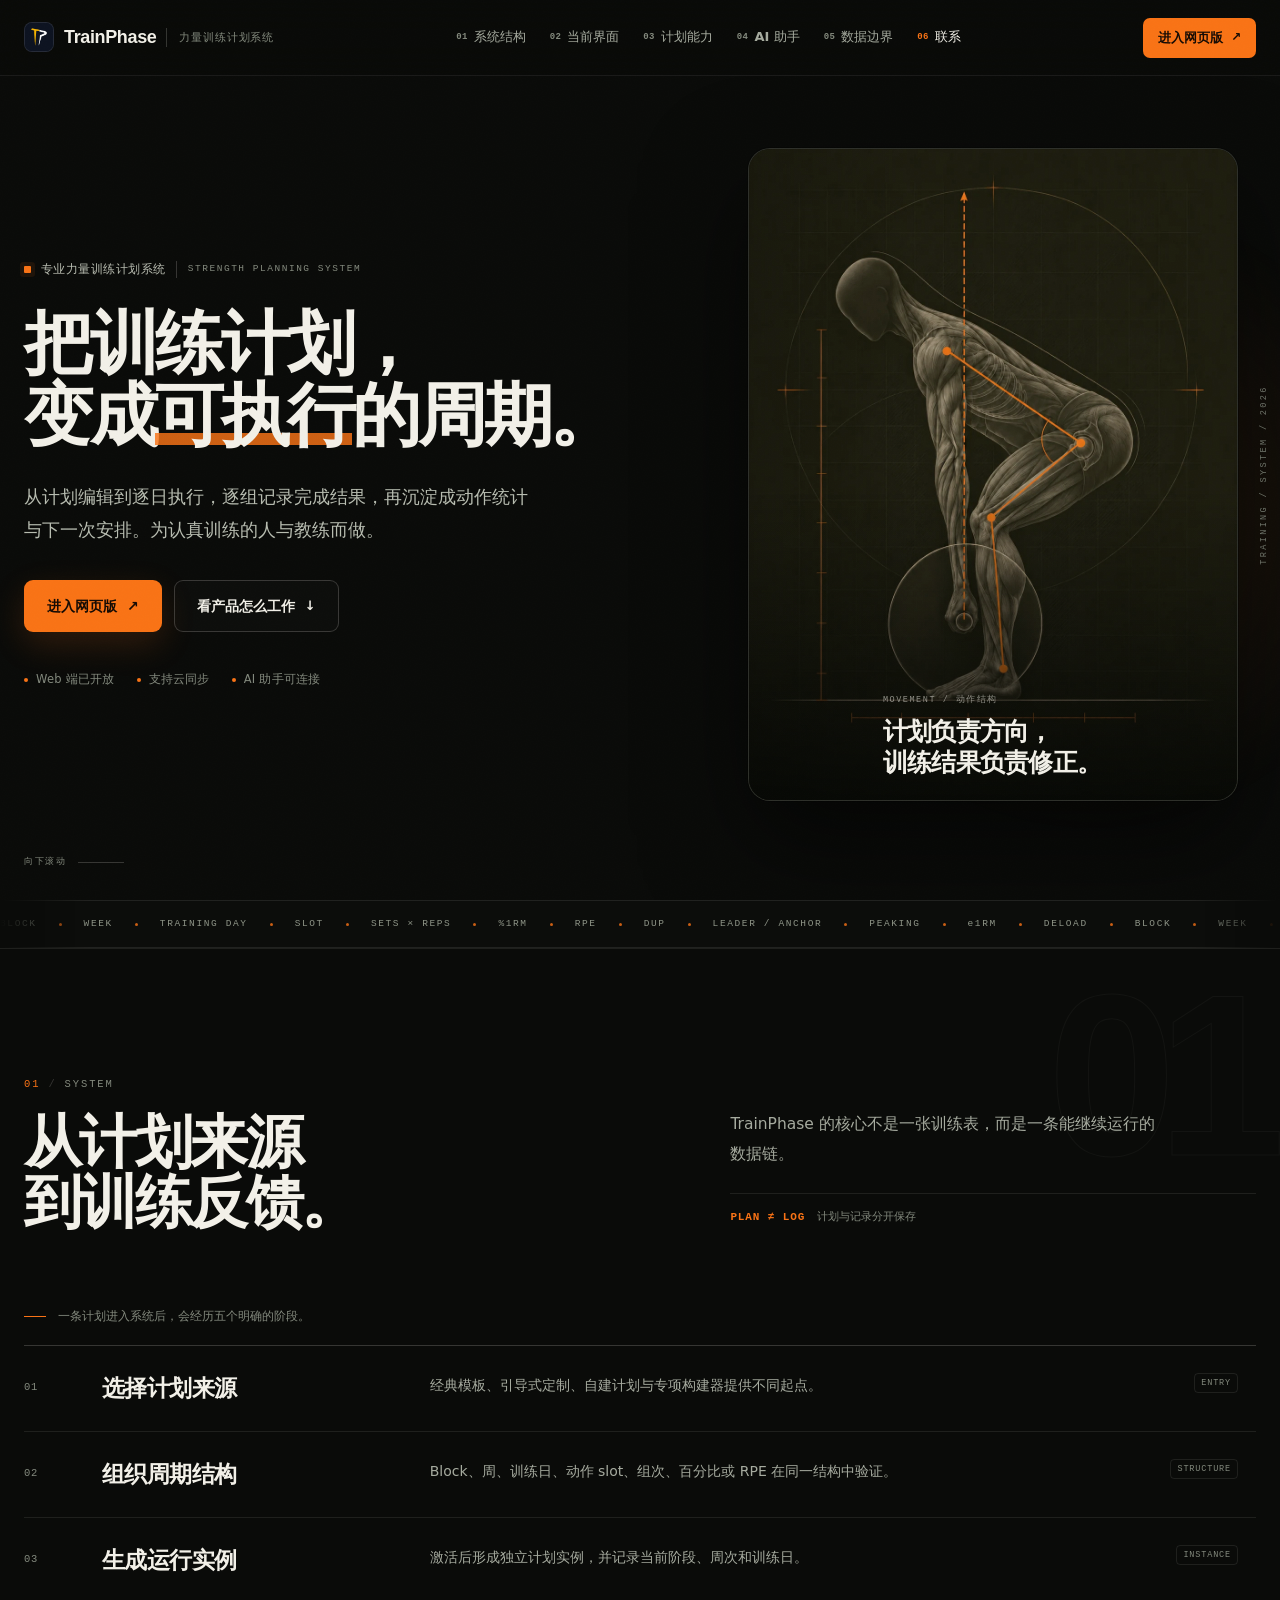
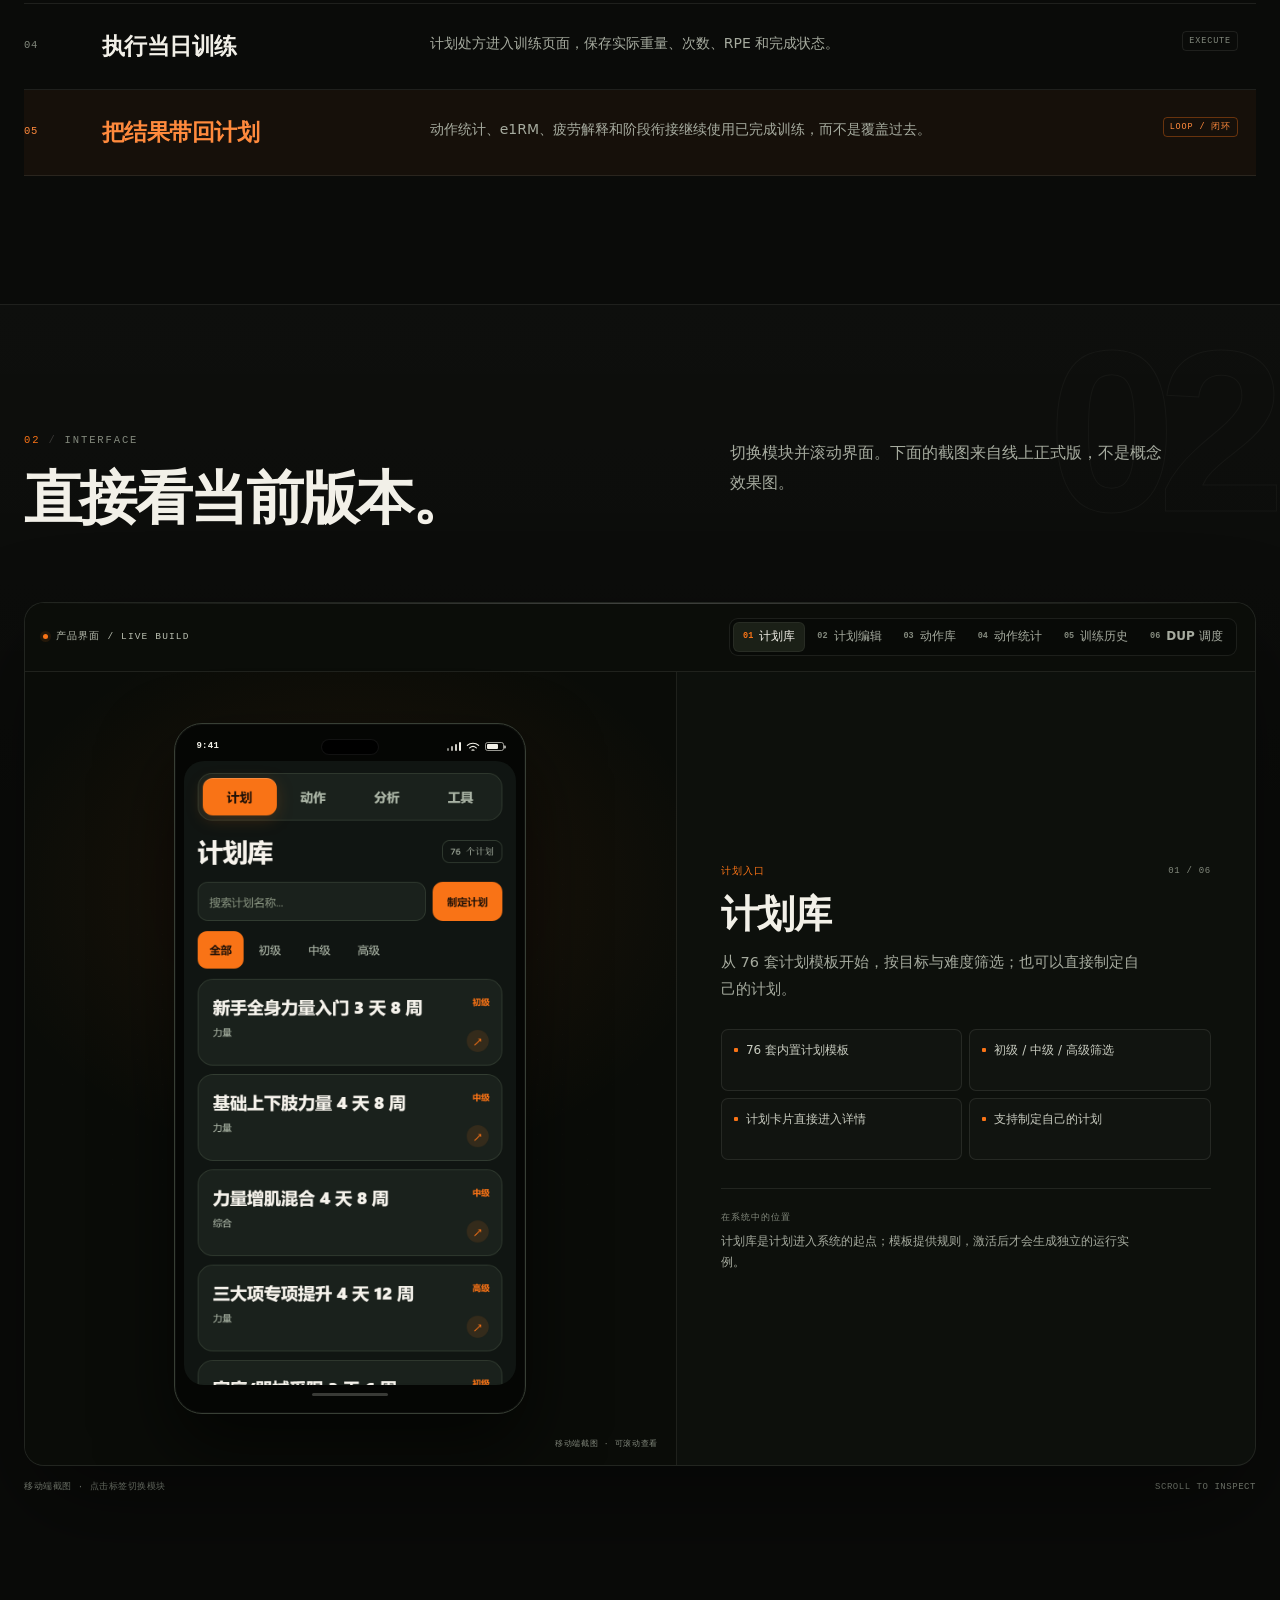
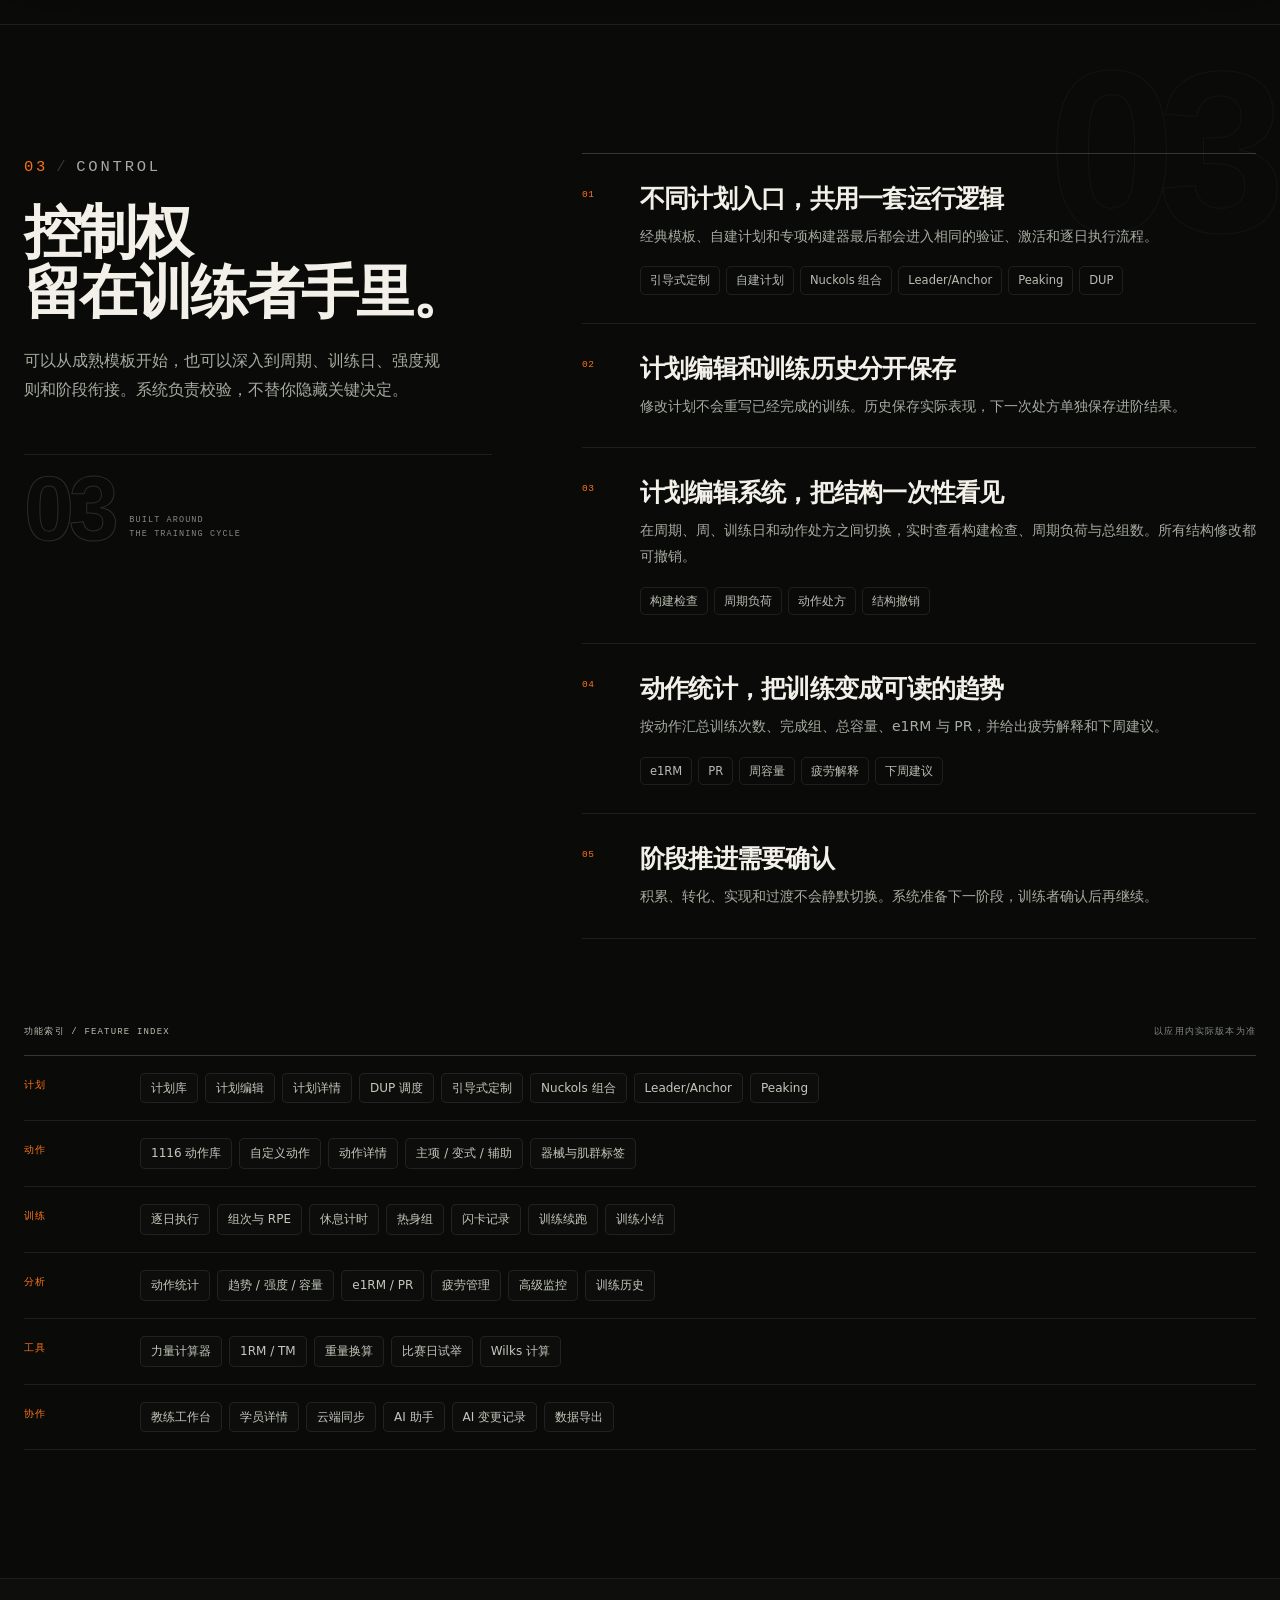
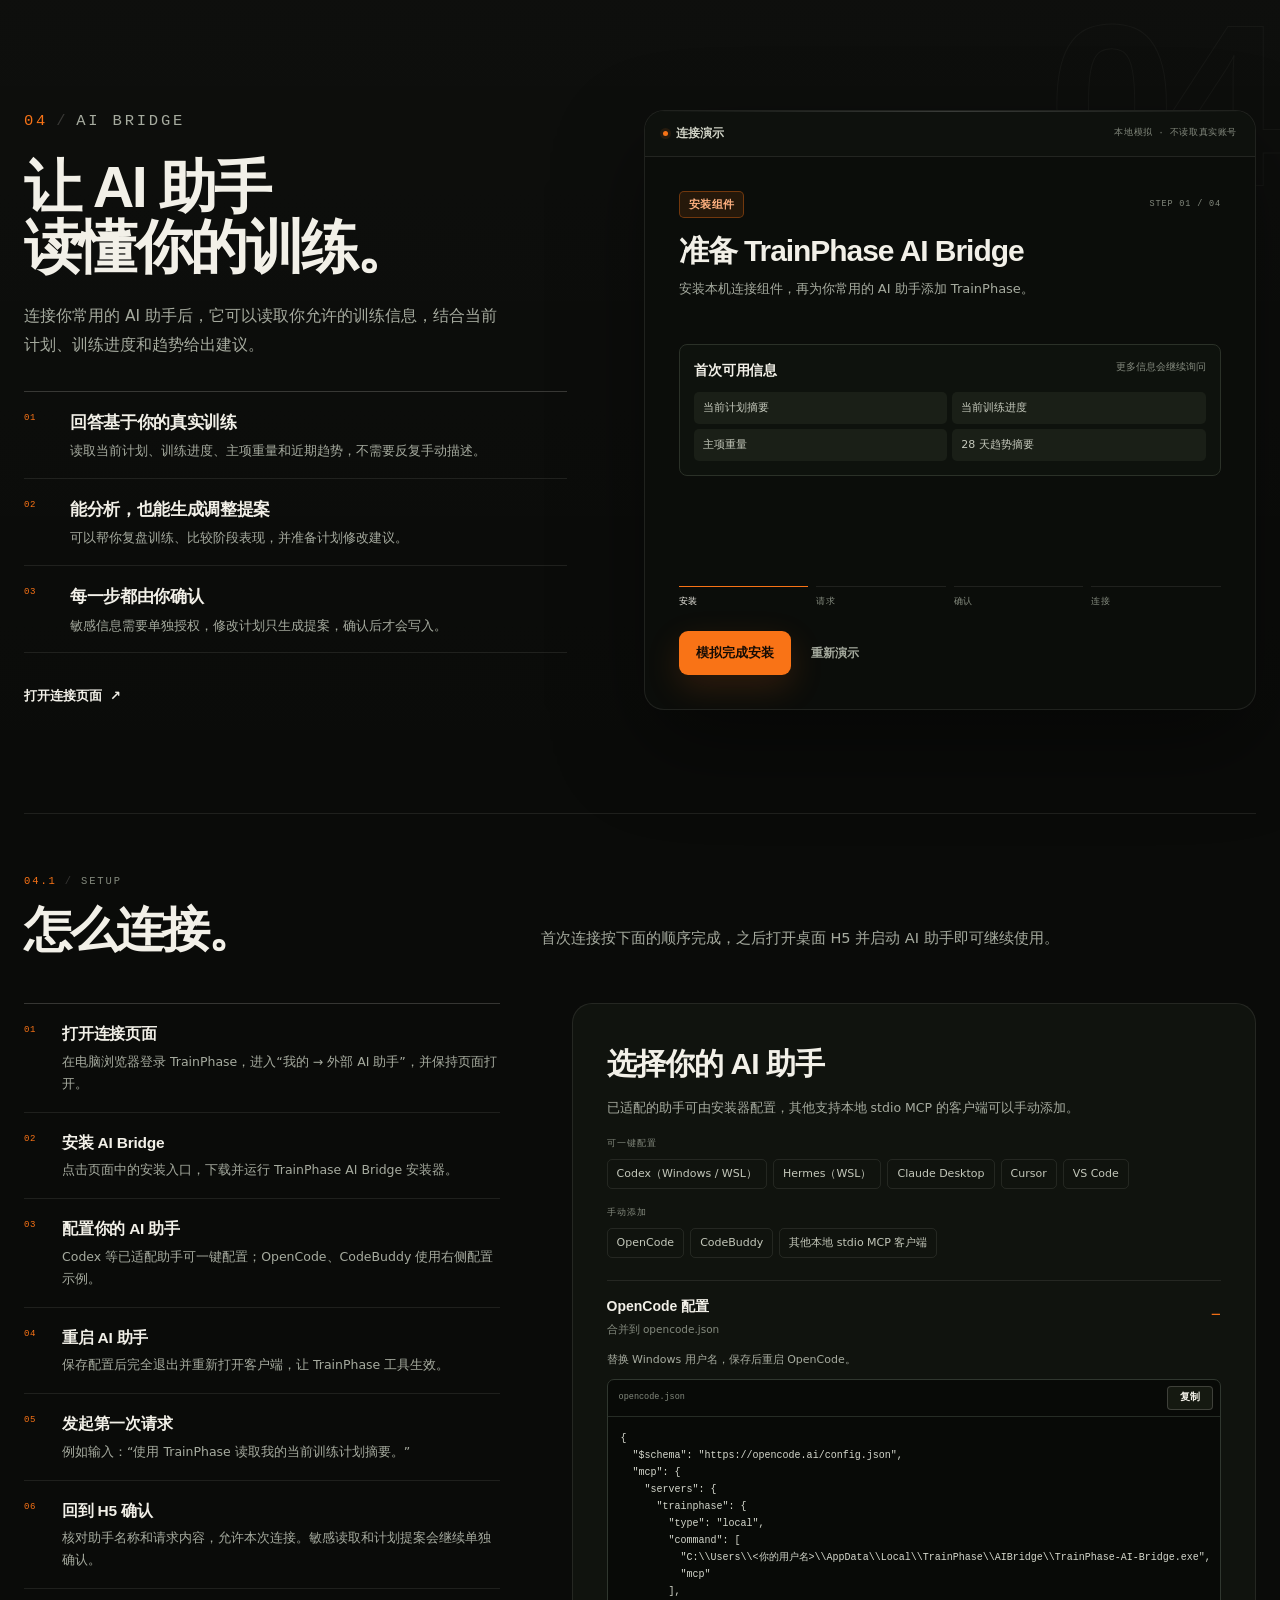
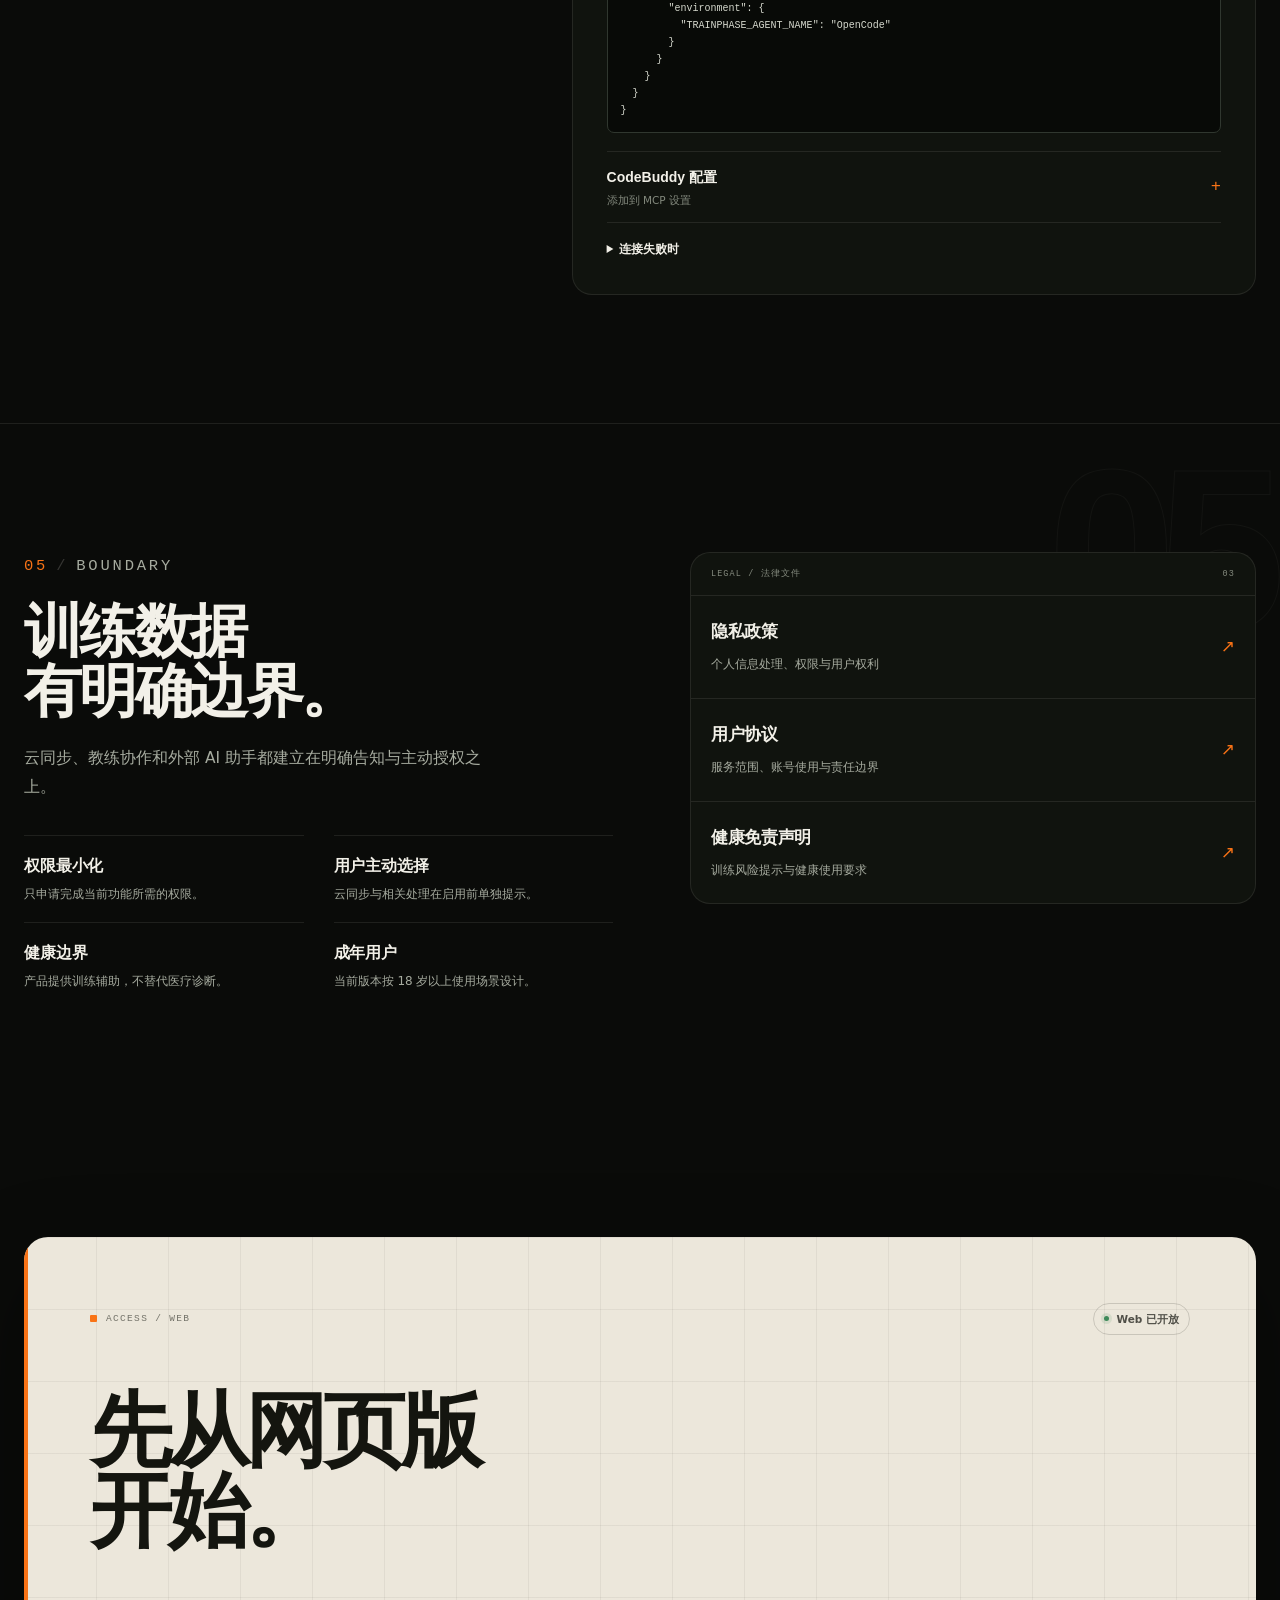
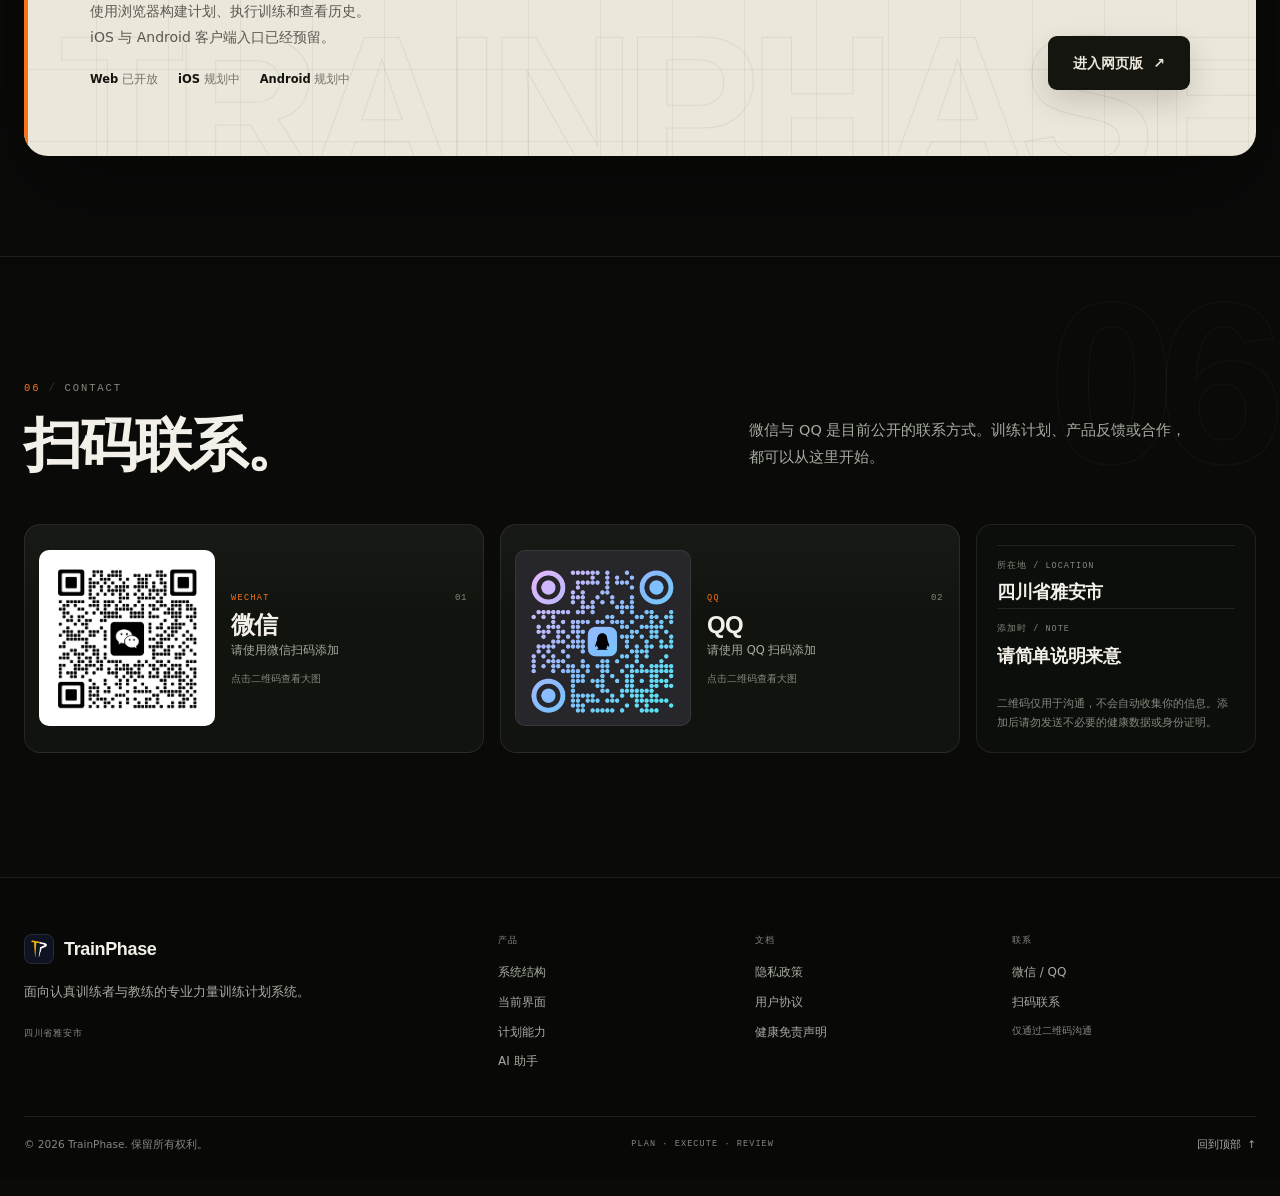
<file: index.html>
<!doctype html>
<html lang="zh-CN">
  <head>
    <meta charset="UTF-8" />
    <meta name="viewport" content="width=device-width, initial-scale=1, viewport-fit=cover" />
    <meta
      name="description"
      content="TrainPhase 是面向认真训练者与教练的专业力量训练计划系统，支持计划编辑、逐日执行、动作历史统计与复盘，以及受控连接外部 AI 助手。"
    />
    <meta name="theme-color" content="#0a0b09" />
    <meta name="color-scheme" content="dark" />
    <meta property="og:type" content="website" />
    <meta property="og:locale" content="zh_CN" />
    <meta property="og:title" content="TrainPhase | 专业力量训练计划系统" />
    <meta property="og:description" content="从计划编辑、逐日执行到动作统计与下一阶段。" />
    <meta property="og:image" content="assets/og-trainphase.jpg" />
    <meta property="og:image:width" content="1200" />
    <meta property="og:image:height" content="630" />
    <meta property="og:url" content="https://trainphase.space/" />
    <title>TrainPhase | 专业力量训练计划系统</title>
    <link rel="icon" type="image/png" href="assets/trainphase-icon.png" />
    <link rel="preload" as="image" href="assets/hero-anatomy.webp" type="image/webp" />
    <link rel="stylesheet" href="assets/site.css" />
    <script>
      document.documentElement.classList.add("js");
      window.setTimeout(() => {
        if (window.__trainphaseSiteReady) return;
        document.querySelectorAll(".reveal").forEach((element) => {
          element.classList.add("is-visible");
        });
      }, 2800);
    </script>
    <script type="application/ld+json">
      {
        "@context": "https://schema.org",
        "@type": "SoftwareApplication",
        "name": "TrainPhase",
        "applicationCategory": "HealthApplication",
        "operatingSystem": "Web Browser, WeChat Mini Program",
        "description": "面向认真训练者与教练的专业力量训练计划系统，覆盖计划编辑、逐日执行、动作历史统计与受控 AI 助手连接。",
        "url": "https://trainphase.space/",
        "offers": {
          "@type": "Offer",
          "price": "0",
          "priceCurrency": "CNY"
        },
        "author": {
          "@type": "Organization",
          "name": "TrainPhase"
        }
      }
    </script>
  </head>

  <body id="top">
    <a class="skip-link" href="#main">跳到主要内容</a>
    <div class="grain" aria-hidden="true"></div>
    <div class="scroll-progress" aria-hidden="true"><span id="scroll-progress-bar"></span></div>

    <header class="site-header" id="site-header">
      <div class="shell header-inner">
        <a class="brand" href="#top" aria-label="TrainPhase 首页">
          <img src="assets/trainphase-icon.png" alt="" width="30" height="30" />
          <span class="brand-name">TrainPhase</span>
          <span class="brand-sub">力量训练计划系统</span>
        </a>

        <nav class="desktop-nav" id="desktop-nav" aria-label="主要导航">
          <a href="#cycle" data-nav="cycle"><span>01</span>系统结构</a>
          <a href="#product" data-nav="product"><span>02</span>当前界面</a>
          <a href="#capabilities" data-nav="capabilities"><span>03</span>计划能力</a>
          <a href="#agent" data-nav="agent"><span>04</span>AI 助手</a>
          <a href="#privacy" data-nav="privacy"><span>05</span>数据边界</a>
          <a href="#contact" data-nav="contact"><span>06</span>联系</a>
        </nav>

        <div class="header-actions">
          <a class="header-cta" href="https://app.trainphase.space/" target="_blank" rel="noopener noreferrer">
            进入网页版<span class="arrow" aria-hidden="true">↗</span>
          </a>
          <button
            class="menu-toggle"
            id="menu-toggle"
            type="button"
            aria-label="打开菜单"
            aria-expanded="false"
            aria-controls="mobile-menu"
          >
            <span></span>
            <span></span>
          </button>
        </div>
      </div>
    </header>

    <div class="mobile-menu" id="mobile-menu" aria-hidden="true" inert>
      <nav class="mobile-nav" aria-label="移动端导航">
        <a href="#cycle"><span>01</span>系统结构</a>
        <a href="#product"><span>02</span>当前界面</a>
        <a href="#capabilities"><span>03</span>计划能力</a>
        <a href="#agent"><span>04</span>AI 助手</a>
        <a href="#privacy"><span>05</span>数据边界</a>
        <a href="#contact"><span>06</span>联系</a>
      </nav>
      <div class="mobile-menu-foot">
        <p>专业力量训练计划系统 · 四川省雅安市</p>
        <a class="button button-primary" href="https://app.trainphase.space/" target="_blank" rel="noopener noreferrer">
          进入网页版<span class="arrow" aria-hidden="true">↗</span>
        </a>
      </div>
    </div>

    <main id="main">
      <section class="hero" aria-labelledby="hero-title">
        <div class="shell hero-inner">
          <div class="hero-copy">
            <p class="eyebrow reveal">
              <span class="eyebrow-mark" aria-hidden="true"></span>
              <span>专业力量训练计划系统</span>
              <span class="eyebrow-en">STRENGTH PLANNING SYSTEM</span>
            </p>

            <h1 class="reveal" id="hero-title" data-delay="60">
              把训练计划，<br />
              变成<em>可执行</em>的周期。
            </h1>

            <p class="hero-lead reveal" data-delay="120">
              从计划编辑到逐日执行，逐组记录完成结果，再沉淀成动作统计与下一次安排。为认真训练的人与教练而做。
            </p>

            <div class="hero-actions reveal" data-delay="170">
              <a class="button button-primary" href="https://app.trainphase.space/" target="_blank" rel="noopener noreferrer">
                进入网页版<span class="arrow" aria-hidden="true">↗</span>
              </a>
              <a class="button button-ghost" href="#cycle">
                看产品怎么工作<span class="arrow-down" aria-hidden="true">↓</span>
              </a>
            </div>

            <ul class="hero-meta reveal" data-delay="220">
              <li>Web 端已开放</li>
              <li>支持云同步</li>
              <li>AI 助手可连接</li>
            </ul>
          </div>

          <div class="hero-visual reveal" data-delay="120">
            <span class="hero-side-label" aria-hidden="true">TRAINING / SYSTEM / 2026</span>

            <figure class="hero-figure">
              <img
                src="assets/hero-anatomy.webp"
                alt="硬拉动作的肌肉、骨骼与力学结构示意"
                width="1086"
                height="1448"
                fetchpriority="high"
              />
              <figcaption class="hero-caption">
                <span>MOVEMENT / 动作结构</span>
                <strong>计划负责方向，<br />训练结果负责修正。</strong>
              </figcaption>
            </figure>

            <div class="phone hero-phone" aria-hidden="true">
              <div class="phone-status phone-status--mini">
                <span class="phone-time">9:41</span>
                <span class="phone-island"></span>
                <span class="phone-status-icons">
                  <span class="phone-signal"><i></i><i></i><i></i><i></i></span>
                  <svg class="phone-wifi" viewBox="0 0 16 12" fill="none" stroke="currentColor" stroke-width="1.4" stroke-linecap="round" aria-hidden="true">
                    <path d="M1.2 4.1a10.3 10.3 0 0 1 13.6 0" />
                    <path d="M4 7a6.2 6.2 0 0 1 8 0" />
                    <path d="M6.8 9.8a2.1 2.1 0 0 1 2.4 0" />
                  </svg>
                  <span class="phone-battery"><i></i></span>
                </span>
              </div>
              <div class="phone-screen phone-screen--mini">
                <img src="assets/app-plan-editor.png" alt="" width="390" height="844" loading="lazy" />
              </div>
              <div class="phone-home phone-home--mini" aria-hidden="true"></div>
            </div>
          </div>
        </div>

        <a class="hero-scroll" href="#cycle" aria-label="向下滚动到系统结构">
          <span>向下滚动</span>
          <i aria-hidden="true"></i>
        </a>
      </section>

      <div class="ticker" aria-hidden="true">
        <div class="ticker-track">
          <div class="ticker-group">
            <span>BLOCK</span><i></i><span>WEEK</span><i></i><span>TRAINING DAY</span><i></i><span>SLOT</span><i></i>
            <span>SETS × REPS</span><i></i><span>%1RM</span><i></i><span>RPE</span><i></i><span>DUP</span><i></i>
            <span>LEADER / ANCHOR</span><i></i><span>PEAKING</span><i></i><span>e1RM</span><i></i><span>DELOAD</span><i></i>
          </div>
          <div class="ticker-group">
            <span>BLOCK</span><i></i><span>WEEK</span><i></i><span>TRAINING DAY</span><i></i><span>SLOT</span><i></i>
            <span>SETS × REPS</span><i></i><span>%1RM</span><i></i><span>RPE</span><i></i><span>DUP</span><i></i>
            <span>LEADER / ANCHOR</span><i></i><span>PEAKING</span><i></i><span>e1RM</span><i></i><span>DELOAD</span><i></i>
          </div>
        </div>
      </div>

      <section class="section" id="cycle" aria-labelledby="cycle-title">
        <span class="section-ghost" aria-hidden="true">01</span>
        <div class="shell">
          <header class="section-head">
            <div class="reveal">
              <p class="kicker"><span>01</span><span>/</span>SYSTEM</p>
              <h2 id="cycle-title">从计划来源<br />到训练反馈。</h2>
            </div>
            <div class="section-aside reveal" data-delay="80">
              <p>TrainPhase 的核心不是一张训练表，而是一条能继续运行的数据链。</p>
              <div class="aside-tag">
                <strong>PLAN ≠ LOG</strong>
                <span>计划与记录分开保存</span>
              </div>
            </div>
          </header>

          <p class="flow-caption reveal">一条计划进入系统后，会经历五个明确的阶段。</p>

          <ol class="flow">
            <li class="flow-item reveal">
              <span class="flow-index" aria-hidden="true">01</span>
              <h3>选择计划来源</h3>
              <p>经典模板、引导式定制、自建计划与专项构建器提供不同起点。</p>
              <span class="flow-tag">ENTRY</span>
            </li>
            <li class="flow-item reveal" data-delay="40">
              <span class="flow-index" aria-hidden="true">02</span>
              <h3>组织周期结构</h3>
              <p>Block、周、训练日、动作 slot、组次、百分比或 RPE 在同一结构中验证。</p>
              <span class="flow-tag">STRUCTURE</span>
            </li>
            <li class="flow-item reveal" data-delay="80">
              <span class="flow-index" aria-hidden="true">03</span>
              <h3>生成运行实例</h3>
              <p>激活后形成独立计划实例，并记录当前阶段、周次和训练日。</p>
              <span class="flow-tag">INSTANCE</span>
            </li>
            <li class="flow-item reveal" data-delay="120">
              <span class="flow-index" aria-hidden="true">04</span>
              <h3>执行当日训练</h3>
              <p>计划处方进入训练页面，保存实际重量、次数、RPE 和完成状态。</p>
              <span class="flow-tag">EXECUTE</span>
            </li>
            <li class="flow-item flow-item--loop reveal" data-delay="160">
              <span class="flow-index" aria-hidden="true">05</span>
              <h3>把结果带回计划</h3>
              <p>动作统计、e1RM、疲劳解释和阶段衔接继续使用已完成训练，而不是覆盖过去。</p>
              <span class="flow-tag flow-tag--loop">LOOP / 闭环</span>
            </li>
          </ol>
        </div>
      </section>

      <section class="section section--soft" id="product" aria-labelledby="product-title">
        <span class="section-ghost" aria-hidden="true">02</span>
        <div class="shell">
          <header class="section-head">
            <div class="reveal">
              <p class="kicker"><span>02</span><span>/</span>INTERFACE</p>
              <h2 id="product-title">直接看当前版本。</h2>
            </div>
            <div class="section-aside reveal" data-delay="80">
              <p>切换模块并滚动界面。下面的截图来自线上正式版，不是概念效果图。</p>
            </div>
          </header>

          <div class="workbench reveal" data-workbench>
            <div class="workbench-top">
              <div class="workbench-label"><i aria-hidden="true"></i>产品界面 / LIVE BUILD</div>
              <div class="workbench-tabs" role="tablist" aria-label="选择产品界面">
                <button
                  class="tab is-active"
                  id="tab-plan-library"
                  type="button"
                  role="tab"
                  aria-selected="true"
                  aria-controls="interface-panel"
                  data-interface="plan-library"
                >
                  <span aria-hidden="true">01</span>计划库
                </button>
                <button
                  class="tab"
                  id="tab-plan-editor"
                  type="button"
                  role="tab"
                  aria-selected="false"
                  aria-controls="interface-panel"
                  data-interface="plan-editor"
                  tabindex="-1"
                >
                  <span aria-hidden="true">02</span>计划编辑
                </button>
                <button
                  class="tab"
                  id="tab-action-library"
                  type="button"
                  role="tab"
                  aria-selected="false"
                  aria-controls="interface-panel"
                  data-interface="action-library"
                  tabindex="-1"
                >
                  <span aria-hidden="true">03</span>动作库
                </button>
                <button
                  class="tab"
                  id="tab-action-stats"
                  type="button"
                  role="tab"
                  aria-selected="false"
                  aria-controls="interface-panel"
                  data-interface="action-stats"
                  tabindex="-1"
                >
                  <span aria-hidden="true">04</span>动作统计
                </button>
                <button
                  class="tab"
                  id="tab-training-history"
                  type="button"
                  role="tab"
                  aria-selected="false"
                  aria-controls="interface-panel"
                  data-interface="training-history"
                  tabindex="-1"
                >
                  <span aria-hidden="true">05</span>训练历史
                </button>
                <button
                  class="tab"
                  id="tab-dup-builder"
                  type="button"
                  role="tab"
                  aria-selected="false"
                  aria-controls="interface-panel"
                  data-interface="dup-builder"
                  tabindex="-1"
                >
                  <span aria-hidden="true">06</span>DUP 调度
                </button>
              </div>
            </div>

            <div class="workbench-body">
              <div class="workbench-stage" id="interface-panel" role="tabpanel" aria-labelledby="tab-plan-library">
                <div class="stage-grid" aria-hidden="true"></div>
                <div class="phone">
                  <div class="phone-status" aria-hidden="true">
                    <span class="phone-time">9:41</span>
                    <span class="phone-island"></span>
                    <span class="phone-status-icons">
                      <span class="phone-signal"><i></i><i></i><i></i><i></i></span>
                      <svg class="phone-wifi" viewBox="0 0 16 12" fill="none" stroke="currentColor" stroke-width="1.4" stroke-linecap="round" aria-hidden="true">
                        <path d="M1.2 4.1a10.3 10.3 0 0 1 13.6 0" />
                        <path d="M4 7a6.2 6.2 0 0 1 8 0" />
                        <path d="M6.8 9.8a2.1 2.1 0 0 1 2.4 0" />
                      </svg>
                      <span class="phone-battery"><i></i></span>
                    </span>
                  </div>
                  <div class="phone-screen" id="screen-viewport" tabindex="0">
                    <img
                      id="interface-image"
                      src="assets/app-plan-library.png"
                      alt="TrainPhase 计划库当前界面"
                      width="390"
                      height="844"
                    />
                  </div>
                  <div class="phone-home" aria-hidden="true"></div>
                </div>
                <span class="stage-caption">移动端截图 · 可滚动查看</span>
              </div>

              <div class="interface-details" aria-live="polite">
                <div class="interface-head">
                  <p class="interface-path" id="interface-path">计划入口</p>
                  <span class="interface-count" id="interface-count">01 / 06</span>
                </div>
                <h3 id="interface-title">计划库</h3>
                <p class="interface-summary" id="interface-summary">
                  从 76 套计划模板开始，按目标与难度筛选；也可以直接制定自己的计划。
                </p>
                <div class="interface-facts" id="interface-facts">
                  <div class="interface-fact">76 套内置计划模板</div>
                  <div class="interface-fact">初级 / 中级 / 高级筛选</div>
                  <div class="interface-fact">计划卡片直接进入详情</div>
                  <div class="interface-fact">支持制定自己的计划</div>
                </div>
                <div class="interface-note">
                  <span>在系统中的位置</span>
                  <p id="interface-note">计划库是计划进入系统的起点；模板提供规则，激活后才会生成独立的运行实例。</p>
                </div>
              </div>
            </div>
          </div>

          <div class="workbench-foot">
            <span>移动端截图 · 点击标签切换模块</span>
            <span>SCROLL TO INSPECT</span>
          </div>
        </div>
      </section>

      <section class="section" id="capabilities" aria-labelledby="capabilities-title">
        <span class="section-ghost" aria-hidden="true">03</span>
        <div class="shell">
          <div class="capability-layout">
            <div class="capability-copy reveal">
              <p class="kicker"><span>03</span><span>/</span>CONTROL</p>
              <h2 id="capabilities-title">控制权<br />留在训练者手里。</h2>
              <p>
                可以从成熟模板开始，也可以深入到周期、训练日、强度规则和阶段衔接。系统负责校验，不替你隐藏关键决定。
              </p>
              <div class="capability-signature" aria-hidden="true">
                <strong>03</strong>
                <span>BUILT AROUND<br />THE TRAINING CYCLE</span>
              </div>
            </div>

            <div class="principles">
              <article class="principle reveal">
                <span class="principle-index" aria-hidden="true">01</span>
                <div>
                  <h3>不同计划入口，共用一套运行逻辑</h3>
                  <p>经典模板、自建计划和专项构建器最后都会进入相同的验证、激活和逐日执行流程。</p>
                  <div class="tags" aria-label="部分计划入口">
                    <span>引导式定制</span>
                    <span>自建计划</span>
                    <span>Nuckols 组合</span>
                    <span>Leader/Anchor</span>
                    <span>Peaking</span>
                    <span>DUP</span>
                  </div>
                </div>
              </article>

              <article class="principle reveal" data-delay="60">
                <span class="principle-index" aria-hidden="true">02</span>
                <div>
                  <h3>计划编辑和训练历史分开保存</h3>
                  <p>修改计划不会重写已经完成的训练。历史保存实际表现，下一次处方单独保存进阶结果。</p>
                </div>
              </article>

              <article class="principle reveal" data-delay="120">
                <span class="principle-index" aria-hidden="true">03</span>
                <div>
                  <h3>计划编辑系统，把结构一次性看见</h3>
                  <p>在周期、周、训练日和动作处方之间切换，实时查看构建检查、周期负荷与总组数。所有结构修改都可撤销。</p>
                  <div class="tags" aria-label="计划编辑系统的能力">
                    <span>构建检查</span>
                    <span>周期负荷</span>
                    <span>动作处方</span>
                    <span>结构撤销</span>
                  </div>
                </div>
              </article>

              <article class="principle reveal" data-delay="160">
                <span class="principle-index" aria-hidden="true">04</span>
                <div>
                  <h3>动作统计，把训练变成可读的趋势</h3>
                  <p>按动作汇总训练次数、完成组、总容量、e1RM 与 PR，并给出疲劳解释和下周建议。</p>
                  <div class="tags" aria-label="动作统计与分析能力">
                    <span>e1RM</span>
                    <span>PR</span>
                    <span>周容量</span>
                    <span>疲劳解释</span>
                    <span>下周建议</span>
                  </div>
                </div>
              </article>

              <article class="principle reveal" data-delay="200">
                <span class="principle-index" aria-hidden="true">05</span>
                <div>
                  <h3>阶段推进需要确认</h3>
                  <p>积累、转化、实现和过渡不会静默切换。系统准备下一阶段，训练者确认后再继续。</p>
                </div>
              </article>
            </div>
          </div>

          <div class="feature-index reveal">
            <div class="feature-head">
              <span>功能索引 / FEATURE INDEX</span>
              <span>以应用内实际版本为准</span>
            </div>
            <dl>
              <div class="feature-row">
                <dt>计划</dt>
                <dd>
                  <span>计划库</span>
                  <span>计划编辑</span>
                  <span>计划详情</span>
                  <span>DUP 调度</span>
                  <span>引导式定制</span>
                  <span>Nuckols 组合</span>
                  <span>Leader/Anchor</span>
                  <span>Peaking</span>
                </dd>
              </div>
              <div class="feature-row">
                <dt>动作</dt>
                <dd>
                  <span>1116 动作库</span>
                  <span>自定义动作</span>
                  <span>动作详情</span>
                  <span>主项 / 变式 / 辅助</span>
                  <span>器械与肌群标签</span>
                </dd>
              </div>
              <div class="feature-row">
                <dt>训练</dt>
                <dd>
                  <span>逐日执行</span>
                  <span>组次与 RPE</span>
                  <span>休息计时</span>
                  <span>热身组</span>
                  <span>闪卡记录</span>
                  <span>训练续跑</span>
                  <span>训练小结</span>
                </dd>
              </div>
              <div class="feature-row">
                <dt>分析</dt>
                <dd>
                  <span>动作统计</span>
                  <span>趋势 / 强度 / 容量</span>
                  <span>e1RM / PR</span>
                  <span>疲劳管理</span>
                  <span>高级监控</span>
                  <span>训练历史</span>
                </dd>
              </div>
              <div class="feature-row">
                <dt>工具</dt>
                <dd>
                  <span>力量计算器</span>
                  <span>1RM / TM</span>
                  <span>重量换算</span>
                  <span>比赛日试举</span>
                  <span>Wilks 计算</span>
                </dd>
              </div>
              <div class="feature-row">
                <dt>协作</dt>
                <dd>
                  <span>教练工作台</span>
                  <span>学员详情</span>
                  <span>云端同步</span>
                  <span>AI 助手</span>
                  <span>AI 变更记录</span>
                  <span>数据导出</span>
                </dd>
              </div>
            </dl>
          </div>
        </div>
      </section>

      <section class="section section--soft" id="agent" aria-labelledby="agent-title">
        <span class="section-ghost" aria-hidden="true">04</span>
        <div class="shell">
          <div class="agent-layout">
            <div class="agent-copy reveal">
              <p class="kicker"><span>04</span><span>/</span>AI BRIDGE</p>
              <h2 id="agent-title">让 AI 助手<br />读懂你的训练。</h2>
              <p>
                连接你常用的 AI 助手后，它可以读取你允许的训练信息，结合当前计划、训练进度和趋势给出建议。
              </p>

              <div class="agent-features">
                <article class="agent-feature">
                  <span aria-hidden="true">01</span>
                  <div>
                    <strong>回答基于你的真实训练</strong>
                    <p>读取当前计划、训练进度、主项重量和近期趋势，不需要反复手动描述。</p>
                  </div>
                </article>
                <article class="agent-feature">
                  <span aria-hidden="true">02</span>
                  <div>
                    <strong>能分析，也能生成调整提案</strong>
                    <p>可以帮你复盘训练、比较阶段表现，并准备计划修改建议。</p>
                  </div>
                </article>
                <article class="agent-feature">
                  <span aria-hidden="true">03</span>
                  <div>
                    <strong>每一步都由你确认</strong>
                    <p>敏感信息需要单独授权，修改计划只生成提案，确认后才会写入。</p>
                  </div>
                </article>
              </div>

              <a
                class="text-link"
                href="https://app.trainphase.space/#/subpackages/secondary/agent-bridge/agent-bridge"
                target="_blank"
                rel="noopener noreferrer"
              >
                打开连接页面<span class="arrow" aria-hidden="true">↗</span>
              </a>
            </div>

            <div class="connection-lab reveal" id="agent-demo" data-demo-state="setup" data-delay="80">
              <div class="lab-bar">
                <span class="lab-title"><i aria-hidden="true"></i>连接演示</span>
                <span>本地模拟 · 不读取真实账号</span>
              </div>
              <div class="lab-body" aria-live="polite">
                <div class="lab-status-row">
                  <span class="lab-state" id="lab-state">安装组件</span>
                  <span class="lab-step" id="lab-step">STEP 01 / 04</span>
                </div>
                <h3 id="lab-title">准备 TrainPhase AI Bridge</h3>
                <p id="lab-description">安装本机连接组件，再让 AI 助手发起第一次 TrainPhase 请求。</p>

                <div class="lab-panels">
                  <div class="lab-panel">
                    <div class="lab-panel-head">
                      <strong>首次可用信息</strong>
                      <span>更多信息会继续询问</span>
                    </div>
                    <div class="lab-permission-grid">
                      <span>当前计划摘要</span>
                      <span>当前训练进度</span>
                      <span>主项重量</span>
                      <span>28 天趋势摘要</span>
                    </div>
                  </div>

                  <div class="lab-panel" id="lab-request" hidden>
                    <div class="lab-panel-head">
                      <strong>AI 助手请求连接</strong>
                      <span>等待确认</span>
                    </div>
                    <strong class="lab-panel-title">OpenCode（示例）</strong>
                    <p>这台电脑 / Windows / 请求基础训练信息</p>
                  </div>

                  <div class="lab-panel" id="lab-activity" hidden>
                    <div class="lab-panel-head">
                      <strong>最近活动</strong>
                      <span>刚刚</span>
                    </div>
                    <strong class="lab-panel-title" id="lab-activity-title">连接已建立</strong>
                    <p id="lab-activity-copy">现在可以在 AI 助手中询问你的训练情况。</p>
                  </div>
                </div>

                <ol class="lab-progress" aria-label="连接流程">
                  <li data-step="0">安装</li>
                  <li data-step="1">请求</li>
                  <li data-step="2">确认</li>
                  <li data-step="3">连接</li>
                </ol>

                <div class="lab-actions">
                  <button class="button button-primary" id="lab-primary" type="button">模拟完成安装</button>
                  <button class="lab-reset" id="lab-reset" type="button">重新演示</button>
                </div>
              </div>
            </div>
          </div>

          <div class="agent-setup" id="agent-setup">
            <div class="setup-head reveal">
              <div>
                <p class="kicker"><span>04.1</span><span>/</span>SETUP</p>
                <h3>怎么连接。</h3>
              </div>
              <p>首次连接按下面的顺序完成，之后打开桌面 H5 并启动 AI 助手即可继续使用。</p>
            </div>

            <div class="setup-grid">
              <ol class="steps reveal">
                <li class="step">
                  <strong>打开连接页面</strong>
                  <span>在电脑浏览器登录 TrainPhase，进入“我的 → 外部 AI 助手”，并保持页面打开。</span>
                </li>
                <li class="step">
                  <strong>安装 AI Bridge</strong>
                  <span>点击页面中的安装入口，下载并运行 TrainPhase AI Bridge 安装器。</span>
                </li>
                <li class="step">
                  <strong>配置你的 AI 助手</strong>
                  <span>Codex 等已适配助手可一键配置；OpenCode、CodeBuddy 使用右侧配置示例。</span>
                </li>
                <li class="step">
                  <strong>重启 AI 助手</strong>
                  <span>保存配置后完全退出并重新打开客户端，让 TrainPhase 工具生效。</span>
                </li>
                <li class="step">
                  <strong>发起第一次请求</strong>
                  <span>例如输入：“使用 TrainPhase 读取我的当前训练计划摘要。”</span>
                </li>
                <li class="step">
                  <strong>回到 H5 确认</strong>
                  <span>核对助手名称和请求内容，允许本次连接。敏感读取和计划提案会继续单独确认。</span>
                </li>
              </ol>

              <div class="clients-panel reveal" data-delay="80">
                <h3>选择你的 AI 助手</h3>
                <p>已适配的助手可由安装器配置，其他支持本地 stdio MCP 的客户端可以手动添加。</p>

                <span class="client-label">可一键配置</span>
                <div class="client-tags" aria-label="可一键配置的客户端">
                  <span>Codex（Windows / WSL）</span>
                  <span>Hermes（WSL）</span>
                  <span>Claude Desktop</span>
                  <span>Cursor</span>
                  <span>VS Code</span>
                </div>

                <span class="client-label">手动添加</span>
                <div class="client-tags" aria-label="可手动添加的客户端">
                  <span>OpenCode</span>
                  <span>CodeBuddy</span>
                  <span>其他本地 stdio MCP 客户端</span>
                </div>

                <div class="client-configs">
                  <details class="client-config" open>
                    <summary>
                      <span class="config-summary-copy">
                        <strong>OpenCode 配置</strong>
                        <span>合并到 opencode.json</span>
                      </span>
                    </summary>
                    <div class="config-content">
                      <p>替换 Windows 用户名，保存后重启 OpenCode。</p>
                      <div class="code-shell">
                        <div class="code-toolbar">
                          <span>opencode.json</span>
                          <button class="copy-config" type="button" data-copy-target="opencode-config">复制</button>
                        </div>
                        <pre id="opencode-config"><code>{
  "$schema": "https://opencode.ai/config.json",
  "mcp": {
    "servers": {
      "trainphase": {
        "type": "local",
        "command": [
          "C:\\Users\\&lt;你的用户名&gt;\\AppData\\Local\\TrainPhase\\AIBridge\\TrainPhase-AI-Bridge.exe",
          "mcp"
        ],
        "environment": {
          "TRAINPHASE_AGENT_NAME": "OpenCode"
        }
      }
    }
  }
}</code></pre>
                      </div>
                    </div>
                  </details>

                  <details class="client-config">
                    <summary>
                      <span class="config-summary-copy">
                        <strong>CodeBuddy 配置</strong>
                        <span>添加到 MCP 设置</span>
                      </span>
                    </summary>
                    <div class="config-content">
                      <p>替换 Windows 用户名，保存后重启 CodeBuddy。</p>
                      <div class="code-shell">
                        <div class="code-toolbar">
                          <span>MCP JSON</span>
                          <button class="copy-config" type="button" data-copy-target="codebuddy-config">复制</button>
                        </div>
                        <pre id="codebuddy-config"><code>{
  "mcpServers": {
    "trainphase": {
      "type": "stdio",
      "command": "C:\\Users\\&lt;你的用户名&gt;\\AppData\\Local\\TrainPhase\\AIBridge\\TrainPhase-AI-Bridge.exe",
      "args": ["mcp"],
      "env": {
        "TRAINPHASE_AGENT_NAME": "CodeBuddy"
      }
    }
  }
}</code></pre>
                      </div>
                    </div>
                  </details>
                </div>

                <details class="agent-help">
                  <summary>连接失败时</summary>
                  <ul>
                    <li>看不到 TrainPhase 工具：重新修复配置，并完全重启 AI 助手。</li>
                    <li>H5 没有连接请求：保持连接页面打开，再让助手调用一次 TrainPhase。</li>
                    <li>刷新 H5、退出账号或断开连接后，需要重新确认会话。</li>
                  </ul>
                </details>
              </div>
            </div>
          </div>
        </div>
      </section>

      <section class="section" id="privacy" aria-labelledby="privacy-title">
        <span class="section-ghost" aria-hidden="true">05</span>
        <div class="shell">
          <div class="privacy-layout">
            <div class="privacy-copy reveal">
              <p class="kicker"><span>05</span><span>/</span>BOUNDARY</p>
              <h2 id="privacy-title">训练数据<br />有明确边界。</h2>
              <p>云同步、教练协作和外部 AI 助手都建立在明确告知与主动授权之上。</p>

              <div class="privacy-points">
                <div class="privacy-point">
                  <strong>权限最小化</strong>
                  <p>只申请完成当前功能所需的权限。</p>
                </div>
                <div class="privacy-point">
                  <strong>用户主动选择</strong>
                  <p>云同步与相关处理在启用前单独提示。</p>
                </div>
                <div class="privacy-point">
                  <strong>健康边界</strong>
                  <p>产品提供训练辅助，不替代医疗诊断。</p>
                </div>
                <div class="privacy-point">
                  <strong>成年用户</strong>
                  <p>当前版本按 18 岁以上使用场景设计。</p>
                </div>
              </div>
            </div>

            <div class="legal-list reveal" data-delay="80" aria-label="法律文件">
              <div class="legal-head"><span>LEGAL / 法律文件</span><span>03</span></div>
              <a class="legal-link" href="legal/privacy.html">
                <span>
                  <strong>隐私政策</strong>
                  <span>个人信息处理、权限与用户权利</span>
                </span>
                <b aria-hidden="true">↗</b>
              </a>
              <a class="legal-link" href="legal/terms.html">
                <span>
                  <strong>用户协议</strong>
                  <span>服务范围、账号使用与责任边界</span>
                </span>
                <b aria-hidden="true">↗</b>
              </a>
              <a class="legal-link" href="legal/health.html">
                <span>
                  <strong>健康免责声明</strong>
                  <span>训练风险提示与健康使用要求</span>
                </span>
                <b aria-hidden="true">↗</b>
              </a>
            </div>
          </div>
        </div>
      </section>

      <section class="access-section" id="access" aria-labelledby="access-title">
        <div class="shell">
          <div class="access-panel reveal">
            <div class="access-top">
              <span class="access-kicker"><i aria-hidden="true"></i>ACCESS / WEB</span>
              <span class="access-status"><i aria-hidden="true"></i>Web 已开放</span>
            </div>
            <h2 id="access-title">先从网页版<br />开始。</h2>
            <div class="access-bottom">
              <div>
                <p>使用浏览器构建计划、执行训练和查看历史。<br />iOS 与 Android 客户端入口已经预留。</p>
                <div class="availability" aria-label="平台状态">
                  <span><strong>Web</strong> 已开放</span>
                  <span><strong>iOS</strong> 规划中</span>
                  <span><strong>Android</strong> 规划中</span>
                </div>
              </div>
              <a class="button button-dark" href="https://app.trainphase.space/" target="_blank" rel="noopener noreferrer">
                进入网页版<span class="arrow" aria-hidden="true">↗</span>
              </a>
            </div>
            <span class="access-watermark" aria-hidden="true">TRAINPHASE</span>
          </div>
        </div>
      </section>

      <section class="section contact-section" id="contact" aria-labelledby="contact-title">
        <span class="section-ghost" aria-hidden="true">06</span>
        <div class="shell">
          <header class="contact-head">
            <div class="reveal">
              <p class="kicker"><span>06</span><span>/</span>CONTACT</p>
              <h2 id="contact-title">扫码联系。</h2>
            </div>
            <p class="reveal" data-delay="80">
              微信与 QQ 是目前公开的联系方式。训练计划、产品反馈或合作，都可以从这里开始。
            </p>
          </header>

          <div class="contact-layout">
            <div class="contact-grid">
              <article class="contact-card reveal">
                <a
                  class="qr-plate qr-plate--light"
                  href="assets/qr-wechat.png"
                  target="_blank"
                  rel="noopener noreferrer"
                  aria-label="打开微信二维码大图"
                >
                  <img src="assets/qr-wechat.png" alt="微信联系二维码" width="694" height="725" decoding="async" fetchpriority="low" />
                </a>
                <div class="contact-card-body">
                  <div class="contact-card-head">
                    <span class="contact-channel">WECHAT</span>
                    <span class="contact-index" aria-hidden="true">01</span>
                  </div>
                  <h3>微信</h3>
                  <p>请使用微信扫码添加</p>
                  <span class="contact-hint">点击二维码查看大图</span>
                </div>
              </article>

              <article class="contact-card reveal" data-delay="80">
                <a
                  class="qr-plate qr-plate--dark"
                  href="assets/qr-qq.png"
                  target="_blank"
                  rel="noopener noreferrer"
                  aria-label="打开 QQ 二维码大图"
                >
                  <img src="assets/qr-qq.png" alt="QQ 联系二维码" width="596" height="618" decoding="async" fetchpriority="low" />
                </a>
                <div class="contact-card-body">
                  <div class="contact-card-head">
                    <span class="contact-channel">QQ</span>
                    <span class="contact-index" aria-hidden="true">02</span>
                  </div>
                  <h3>QQ</h3>
                  <p>请使用 QQ 扫码添加</p>
                  <span class="contact-hint">点击二维码查看大图</span>
                </div>
              </article>
            </div>

            <aside class="contact-aside reveal" data-delay="120" aria-label="联系信息">
              <div class="contact-meta">
                <div>
                  <span>所在地 / LOCATION</span>
                  <strong>四川省雅安市</strong>
                </div>
                <div>
                  <span>添加时 / NOTE</span>
                  <strong>请简单说明来意</strong>
                </div>
              </div>
              <p class="contact-note">
                二维码仅用于沟通，不会自动收集你的信息。添加后请勿发送不必要的健康数据或身份证明。
              </p>
            </aside>
          </div>
        </div>
      </section>
    </main>

    <footer class="site-footer">
      <div class="shell">
        <div class="footer-main">
          <div class="footer-brand-col">
            <a class="brand" href="#top" aria-label="TrainPhase 首页">
              <img src="assets/trainphase-icon.png" alt="" width="30" height="30" />
              <span class="brand-name">TrainPhase</span>
            </a>
            <p>面向认真训练者与教练的专业力量训练计划系统。</p>
            <span class="footer-location">四川省雅安市</span>
          </div>

          <nav class="footer-col" aria-label="产品导航">
            <span>产品</span>
            <a href="#cycle">系统结构</a>
            <a href="#product">当前界面</a>
            <a href="#capabilities">计划能力</a>
            <a href="#agent">AI 助手</a>
          </nav>

          <nav class="footer-col" aria-label="法律文件">
            <span>文档</span>
            <a href="legal/privacy.html">隐私政策</a>
            <a href="legal/terms.html">用户协议</a>
            <a href="legal/health.html">健康免责声明</a>
          </nav>

          <div class="footer-col">
            <span>联系</span>
            <a href="#contact">微信 / QQ</a>
            <a href="#contact">扫码联系</a>
            <span class="footer-note">仅通过二维码沟通</span>
          </div>
        </div>

        <div class="footer-bottom">
          <span>© <span id="year">2026</span> TrainPhase. 保留所有权利。</span>
          <span class="footer-tagline">PLAN · EXECUTE · REVIEW</span>
          <a class="back-top" href="#top">回到顶部<span aria-hidden="true">↑</span></a>
        </div>
      </div>
    </footer>

    <script src="assets/site.js" defer></script>
  </body>
</html>
</file>
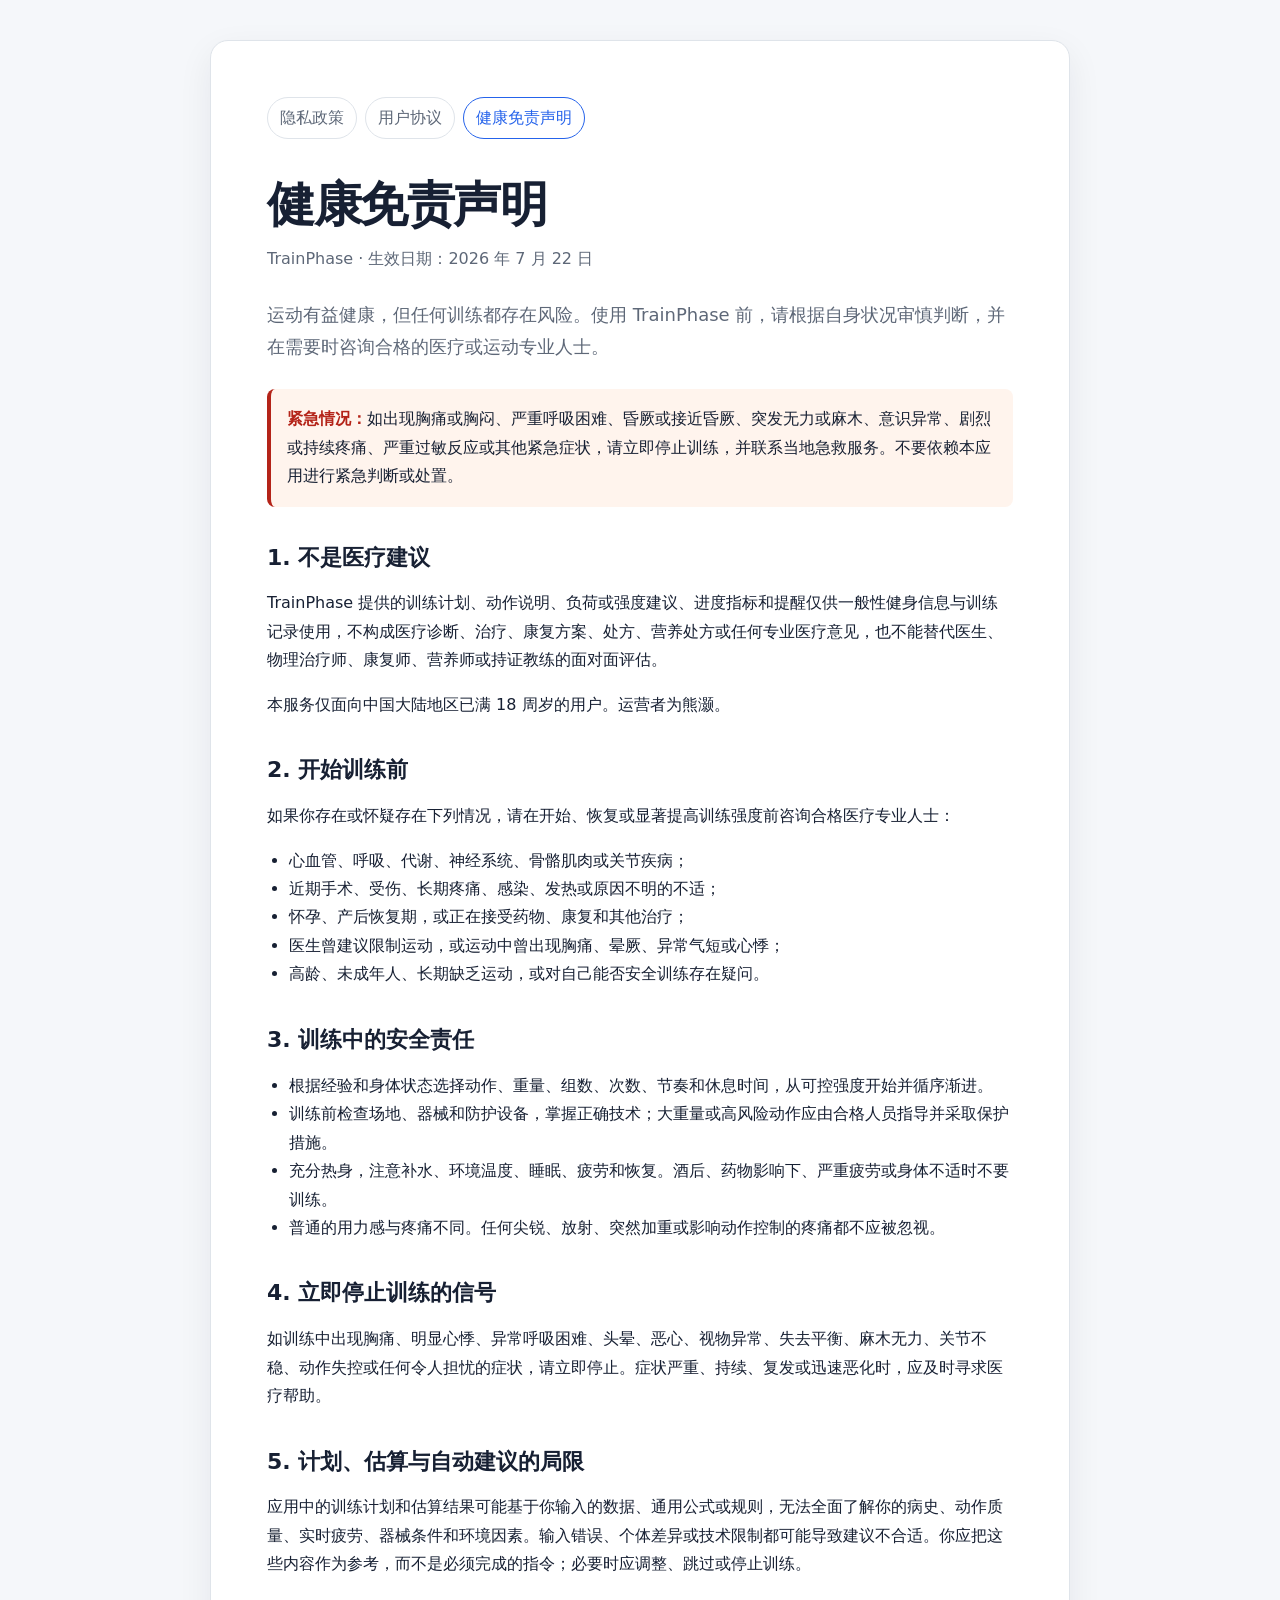
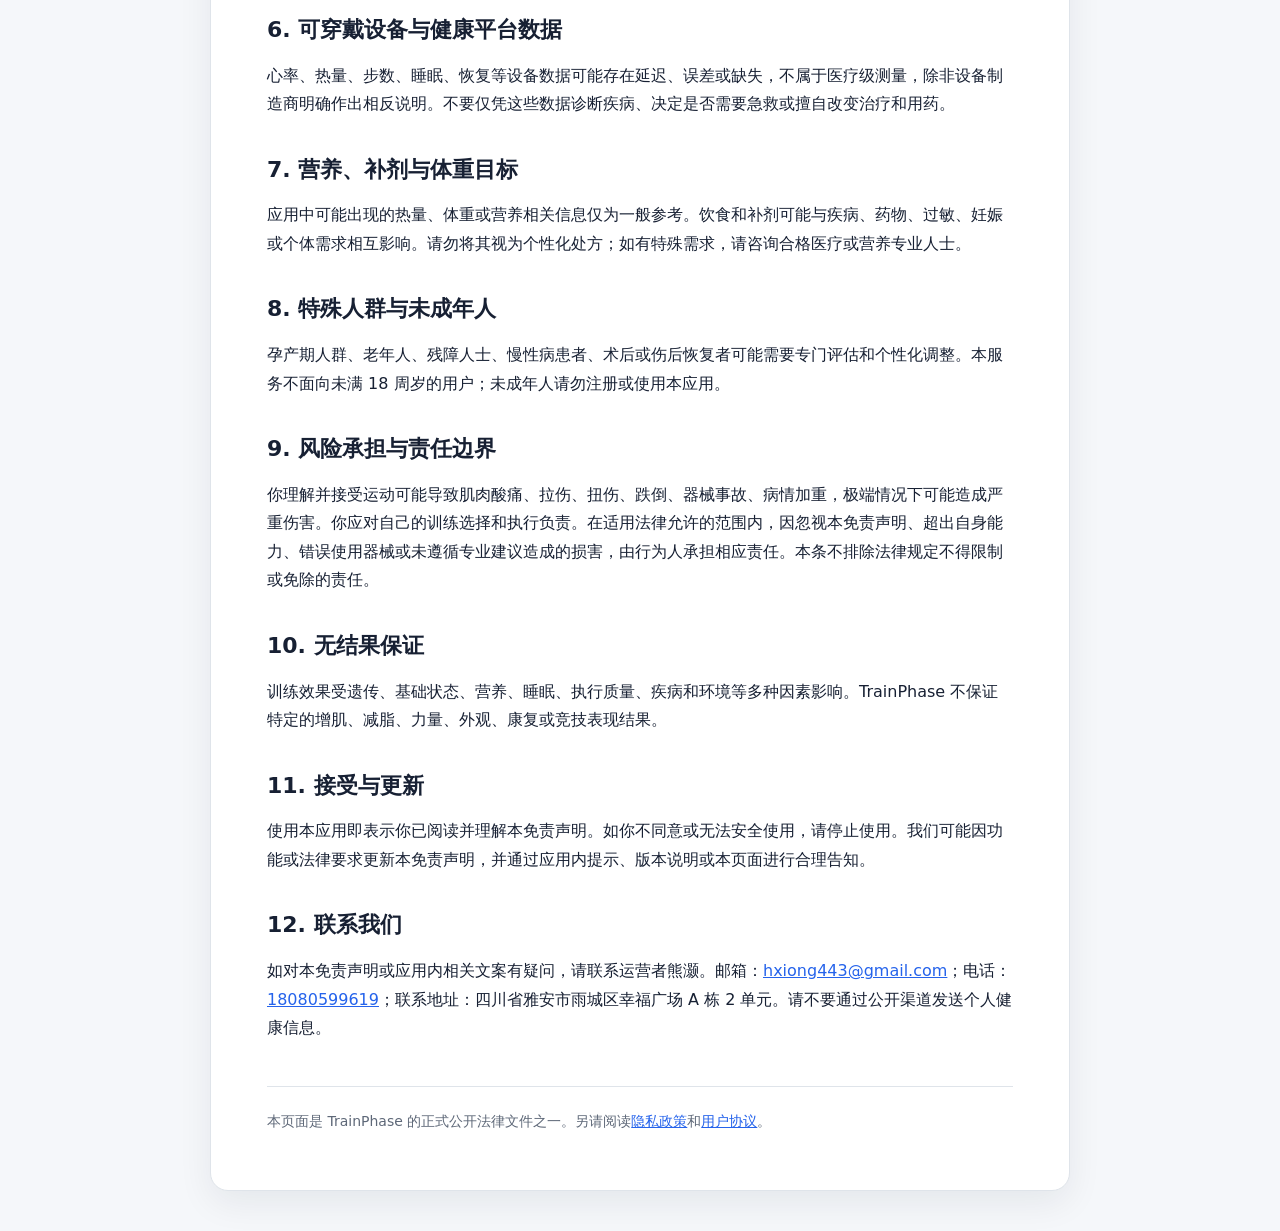
<file: health.html>
<!doctype html>
<html lang="zh-CN">
<head>
  <meta charset="utf-8">
  <meta name="viewport" content="width=device-width, initial-scale=1">
  <meta name="color-scheme" content="light dark">
  <meta name="description" content="TrainPhase 健康免责声明">
  <title>健康免责声明｜TrainPhase</title>
  <style>
    :root{color-scheme:light dark;--bg:#f5f7fa;--surface:#fff;--text:#172033;--muted:#5e6878;--line:#dfe4ea;--accent:#2563eb;--warn:#b42318;--note:#fff4ed}
    @media(prefers-color-scheme:dark){:root{--bg:#0e1420;--surface:#151d2b;--text:#eef2f8;--muted:#aeb8c7;--line:#2a3546;--accent:#7db0ff;--warn:#ff9b8f;--note:#35201e}}
    *{box-sizing:border-box}html{scroll-behavior:smooth}body{margin:0;background:var(--bg);color:var(--text);font:16px/1.78 system-ui,-apple-system,"Segoe UI","PingFang SC","Hiragino Sans GB","Microsoft YaHei",sans-serif}
    main{width:min(860px,calc(100% - 32px));margin:40px auto;background:var(--surface);border:1px solid var(--line);border-radius:18px;padding:clamp(24px,5vw,56px);box-shadow:0 12px 35px rgba(16,24,40,.07)}
    nav{display:flex;gap:8px;flex-wrap:wrap;margin-bottom:38px}nav a{border:1px solid var(--line);border-radius:999px;padding:6px 12px;text-decoration:none;color:var(--muted)}nav a[aria-current="page"]{color:var(--accent);border-color:var(--accent)}
    h1{font-size:clamp(32px,7vw,48px);line-height:1.15;margin:0 0 12px;letter-spacing:-.03em}h2{font-size:22px;line-height:1.4;margin:36px 0 10px}p,li{max-width:74ch}.meta{color:var(--muted);margin:0}.lead{font-size:18px;color:var(--muted);margin:26px 0}.warning{background:var(--note);border-left:4px solid var(--warn);padding:16px;border-radius:8px;margin:24px 0}.warning strong{color:var(--warn)}a{color:var(--accent)}ul{padding-left:1.35em}footer{border-top:1px solid var(--line);margin-top:44px;padding-top:22px;color:var(--muted);font-size:14px}
  </style>
</head>
<body>
<main>
  <nav aria-label="法律文件">
    <a href="01-TrainPhase-隐私政策.html">隐私政策</a>
    <a href="02-TrainPhase-用户协议.html">用户协议</a>
    <a href="03-TrainPhase-健康免责声明.html" aria-current="page">健康免责声明</a>
  </nav>

  <header>
    <h1>健康免责声明</h1>
    <p class="meta">TrainPhase · 生效日期：2026 年 7 月 22 日</p>
    <p class="lead">运动有益健康，但任何训练都存在风险。使用 TrainPhase 前，请根据自身状况审慎判断，并在需要时咨询合格的医疗或运动专业人士。</p>
  </header>

  <div class="warning"><strong>紧急情况：</strong>如出现胸痛或胸闷、严重呼吸困难、昏厥或接近昏厥、突发无力或麻木、意识异常、剧烈或持续疼痛、严重过敏反应或其他紧急症状，请立即停止训练，并联系当地急救服务。不要依赖本应用进行紧急判断或处置。</div>

  <h2>1. 不是医疗建议</h2>
  <p>TrainPhase 提供的训练计划、动作说明、负荷或强度建议、进度指标和提醒仅供一般性健身信息与训练记录使用，不构成医疗诊断、治疗、康复方案、处方、营养处方或任何专业医疗意见，也不能替代医生、物理治疗师、康复师、营养师或持证教练的面对面评估。</p>
  <p>本服务仅面向中国大陆地区已满 18 周岁的用户。运营者为熊灏。</p>

  <h2>2. 开始训练前</h2>
  <p>如果你存在或怀疑存在下列情况，请在开始、恢复或显著提高训练强度前咨询合格医疗专业人士：</p>
  <ul>
    <li>心血管、呼吸、代谢、神经系统、骨骼肌肉或关节疾病；</li>
    <li>近期手术、受伤、长期疼痛、感染、发热或原因不明的不适；</li>
    <li>怀孕、产后恢复期，或正在接受药物、康复和其他治疗；</li>
    <li>医生曾建议限制运动，或运动中曾出现胸痛、晕厥、异常气短或心悸；</li>
    <li>高龄、未成年人、长期缺乏运动，或对自己能否安全训练存在疑问。</li>
  </ul>

  <h2>3. 训练中的安全责任</h2>
  <ul>
    <li>根据经验和身体状态选择动作、重量、组数、次数、节奏和休息时间，从可控强度开始并循序渐进。</li>
    <li>训练前检查场地、器械和防护设备，掌握正确技术；大重量或高风险动作应由合格人员指导并采取保护措施。</li>
    <li>充分热身，注意补水、环境温度、睡眠、疲劳和恢复。酒后、药物影响下、严重疲劳或身体不适时不要训练。</li>
    <li>普通的用力感与疼痛不同。任何尖锐、放射、突然加重或影响动作控制的疼痛都不应被忽视。</li>
  </ul>

  <h2>4. 立即停止训练的信号</h2>
  <p>如训练中出现胸痛、明显心悸、异常呼吸困难、头晕、恶心、视物异常、失去平衡、麻木无力、关节不稳、动作失控或任何令人担忧的症状，请立即停止。症状严重、持续、复发或迅速恶化时，应及时寻求医疗帮助。</p>

  <h2>5. 计划、估算与自动建议的局限</h2>
  <p>应用中的训练计划和估算结果可能基于你输入的数据、通用公式或规则，无法全面了解你的病史、动作质量、实时疲劳、器械条件和环境因素。输入错误、个体差异或技术限制都可能导致建议不合适。你应把这些内容作为参考，而不是必须完成的指令；必要时应调整、跳过或停止训练。</p>

  <h2>6. 可穿戴设备与健康平台数据</h2>
  <p>心率、热量、步数、睡眠、恢复等设备数据可能存在延迟、误差或缺失，不属于医疗级测量，除非设备制造商明确作出相反说明。不要仅凭这些数据诊断疾病、决定是否需要急救或擅自改变治疗和用药。</p>

  <h2>7. 营养、补剂与体重目标</h2>
  <p>应用中可能出现的热量、体重或营养相关信息仅为一般参考。饮食和补剂可能与疾病、药物、过敏、妊娠或个体需求相互影响。请勿将其视为个性化处方；如有特殊需求，请咨询合格医疗或营养专业人士。</p>

  <h2>8. 特殊人群与未成年人</h2>
  <p>孕产期人群、老年人、残障人士、慢性病患者、术后或伤后恢复者可能需要专门评估和个性化调整。本服务不面向未满 18 周岁的用户；未成年人请勿注册或使用本应用。</p>

  <h2>9. 风险承担与责任边界</h2>
  <p>你理解并接受运动可能导致肌肉酸痛、拉伤、扭伤、跌倒、器械事故、病情加重，极端情况下可能造成严重伤害。你应对自己的训练选择和执行负责。在适用法律允许的范围内，因忽视本免责声明、超出自身能力、错误使用器械或未遵循专业建议造成的损害，由行为人承担相应责任。本条不排除法律规定不得限制或免除的责任。</p>

  <h2>10. 无结果保证</h2>
  <p>训练效果受遗传、基础状态、营养、睡眠、执行质量、疾病和环境等多种因素影响。TrainPhase 不保证特定的增肌、减脂、力量、外观、康复或竞技表现结果。</p>

  <h2>11. 接受与更新</h2>
  <p>使用本应用即表示你已阅读并理解本免责声明。如你不同意或无法安全使用，请停止使用。我们可能因功能或法律要求更新本免责声明，并通过应用内提示、版本说明或本页面进行合理告知。</p>

  <h2>12. 联系我们</h2>
  <p>如对本免责声明或应用内相关文案有疑问，请联系运营者熊灏。邮箱：<a href="mailto:hxiong443@gmail.com">hxiong443@gmail.com</a>；电话：<a href="tel:+8618080599619">18080599619</a>；联系地址：四川省雅安市雨城区幸福广场 A 栋 2 单元。请不要通过公开渠道发送个人健康信息。</p>

  <footer>本页面是 TrainPhase 的正式公开法律文件之一。另请阅读<a href="01-TrainPhase-隐私政策.html">隐私政策</a>和<a href="02-TrainPhase-用户协议.html">用户协议</a>。</footer>
</main>
</body>
</html>
</file>
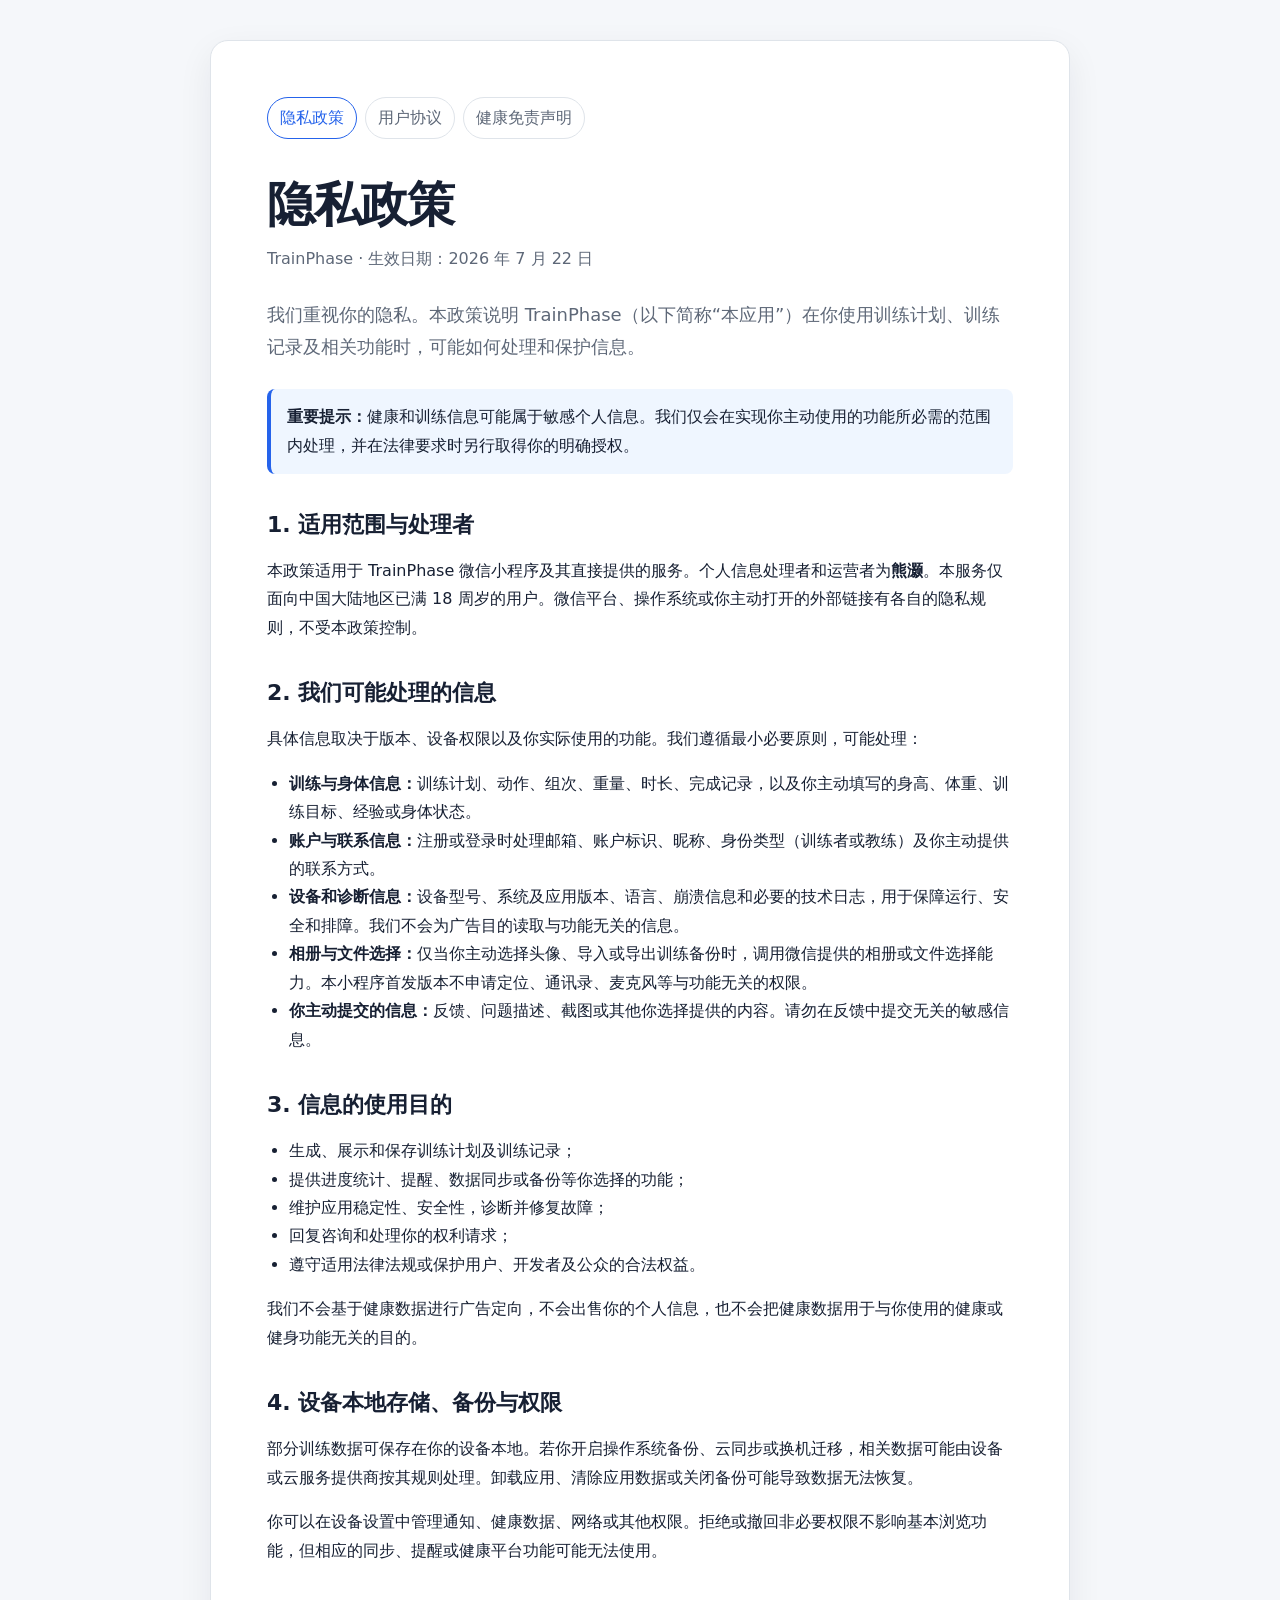
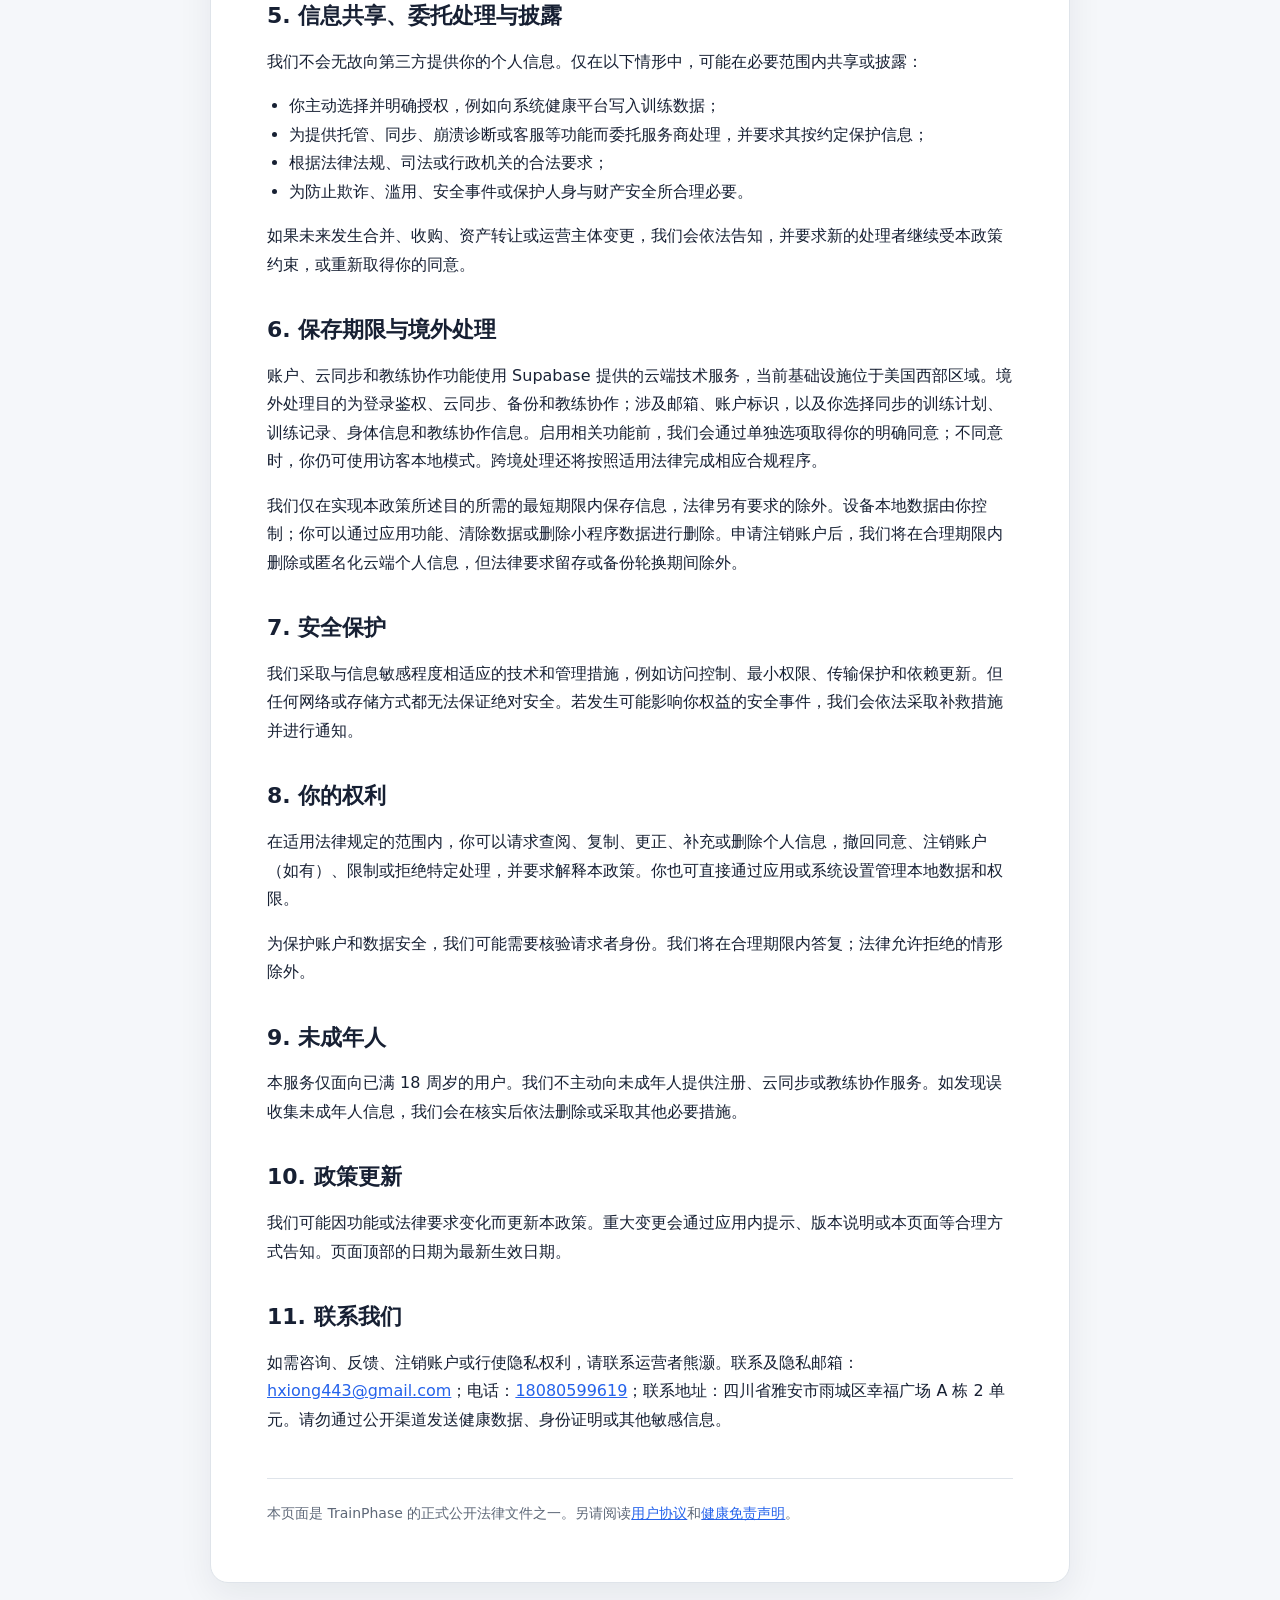
<file: privacy.html>
<!doctype html>
<html lang="zh-CN">
<head>
  <meta charset="utf-8">
  <meta name="viewport" content="width=device-width, initial-scale=1">
  <meta name="color-scheme" content="light dark">
  <meta name="description" content="TrainPhase 隐私政策">
  <title>隐私政策｜TrainPhase</title>
  <style>
    :root{color-scheme:light dark;--bg:#f5f7fa;--surface:#fff;--text:#172033;--muted:#5e6878;--line:#dfe4ea;--accent:#2563eb;--note:#eff6ff}
    @media(prefers-color-scheme:dark){:root{--bg:#0e1420;--surface:#151d2b;--text:#eef2f8;--muted:#aeb8c7;--line:#2a3546;--accent:#7db0ff;--note:#162744}}
    *{box-sizing:border-box}html{scroll-behavior:smooth}body{margin:0;background:var(--bg);color:var(--text);font:16px/1.78 system-ui,-apple-system,"Segoe UI","PingFang SC","Hiragino Sans GB","Microsoft YaHei",sans-serif}
    main{width:min(860px,calc(100% - 32px));margin:40px auto;background:var(--surface);border:1px solid var(--line);border-radius:18px;padding:clamp(24px,5vw,56px);box-shadow:0 12px 35px rgba(16,24,40,.07)}
    nav{display:flex;gap:8px;flex-wrap:wrap;margin-bottom:38px}nav a{border:1px solid var(--line);border-radius:999px;padding:6px 12px;text-decoration:none;color:var(--muted)}nav a[aria-current="page"]{color:var(--accent);border-color:var(--accent)}
    h1{font-size:clamp(32px,7vw,48px);line-height:1.15;margin:0 0 12px;letter-spacing:-.03em}h2{font-size:22px;line-height:1.4;margin:36px 0 10px}h3{font-size:17px;margin:22px 0 4px}p,li{max-width:74ch}.meta{color:var(--muted);margin:0}.lead{font-size:18px;color:var(--muted);margin:26px 0}.note{background:var(--note);border-left:4px solid var(--accent);padding:14px 16px;border-radius:8px;margin:24px 0}a{color:var(--accent)}ul{padding-left:1.35em}footer{border-top:1px solid var(--line);margin-top:44px;padding-top:22px;color:var(--muted);font-size:14px}
  </style>
</head>
<body>
<main>
  <nav aria-label="法律文件">
    <a href="01-TrainPhase-隐私政策.html" aria-current="page">隐私政策</a>
    <a href="02-TrainPhase-用户协议.html">用户协议</a>
    <a href="03-TrainPhase-健康免责声明.html">健康免责声明</a>
  </nav>

  <header>
    <h1>隐私政策</h1>
    <p class="meta">TrainPhase · 生效日期：2026 年 7 月 22 日</p>
    <p class="lead">我们重视你的隐私。本政策说明 TrainPhase（以下简称“本应用”）在你使用训练计划、训练记录及相关功能时，可能如何处理和保护信息。</p>
  </header>

  <div class="note"><strong>重要提示：</strong>健康和训练信息可能属于敏感个人信息。我们仅会在实现你主动使用的功能所必需的范围内处理，并在法律要求时另行取得你的明确授权。</div>

  <h2>1. 适用范围与处理者</h2>
  <p>本政策适用于 TrainPhase 微信小程序及其直接提供的服务。个人信息处理者和运营者为<strong>熊灏</strong>。本服务仅面向中国大陆地区已满 18 周岁的用户。微信平台、操作系统或你主动打开的外部链接有各自的隐私规则，不受本政策控制。</p>

  <h2>2. 我们可能处理的信息</h2>
  <p>具体信息取决于版本、设备权限以及你实际使用的功能。我们遵循最小必要原则，可能处理：</p>
  <ul>
    <li><strong>训练与身体信息：</strong>训练计划、动作、组次、重量、时长、完成记录，以及你主动填写的身高、体重、训练目标、经验或身体状态。</li>
    <li><strong>账户与联系信息：</strong>注册或登录时处理邮箱、账户标识、昵称、身份类型（训练者或教练）及你主动提供的联系方式。</li>
    <li><strong>设备和诊断信息：</strong>设备型号、系统及应用版本、语言、崩溃信息和必要的技术日志，用于保障运行、安全和排障。我们不会为广告目的读取与功能无关的信息。</li>
    <li><strong>相册与文件选择：</strong>仅当你主动选择头像、导入或导出训练备份时，调用微信提供的相册或文件选择能力。本小程序首发版本不申请定位、通讯录、麦克风等与功能无关的权限。</li>
    <li><strong>你主动提交的信息：</strong>反馈、问题描述、截图或其他你选择提供的内容。请勿在反馈中提交无关的敏感信息。</li>
  </ul>

  <h2>3. 信息的使用目的</h2>
  <ul>
    <li>生成、展示和保存训练计划及训练记录；</li>
    <li>提供进度统计、提醒、数据同步或备份等你选择的功能；</li>
    <li>维护应用稳定性、安全性，诊断并修复故障；</li>
    <li>回复咨询和处理你的权利请求；</li>
    <li>遵守适用法律法规或保护用户、开发者及公众的合法权益。</li>
  </ul>
  <p>我们不会基于健康数据进行广告定向，不会出售你的个人信息，也不会把健康数据用于与你使用的健康或健身功能无关的目的。</p>

  <h2>4. 设备本地存储、备份与权限</h2>
  <p>部分训练数据可保存在你的设备本地。若你开启操作系统备份、云同步或换机迁移，相关数据可能由设备或云服务提供商按其规则处理。卸载应用、清除应用数据或关闭备份可能导致数据无法恢复。</p>
  <p>你可以在设备设置中管理通知、健康数据、网络或其他权限。拒绝或撤回非必要权限不影响基本浏览功能，但相应的同步、提醒或健康平台功能可能无法使用。</p>

  <h2>5. 信息共享、委托处理与披露</h2>
  <p>我们不会无故向第三方提供你的个人信息。仅在以下情形中，可能在必要范围内共享或披露：</p>
  <ul>
    <li>你主动选择并明确授权，例如向系统健康平台写入训练数据；</li>
    <li>为提供托管、同步、崩溃诊断或客服等功能而委托服务商处理，并要求其按约定保护信息；</li>
    <li>根据法律法规、司法或行政机关的合法要求；</li>
    <li>为防止欺诈、滥用、安全事件或保护人身与财产安全所合理必要。</li>
  </ul>
  <p>如果未来发生合并、收购、资产转让或运营主体变更，我们会依法告知，并要求新的处理者继续受本政策约束，或重新取得你的同意。</p>

  <h2>6. 保存期限与境外处理</h2>
  <p>账户、云同步和教练协作功能使用 Supabase 提供的云端技术服务，当前基础设施位于美国西部区域。境外处理目的为登录鉴权、云同步、备份和教练协作；涉及邮箱、账户标识，以及你选择同步的训练计划、训练记录、身体信息和教练协作信息。启用相关功能前，我们会通过单独选项取得你的明确同意；不同意时，你仍可使用访客本地模式。跨境处理还将按照适用法律完成相应合规程序。</p>
  <p>我们仅在实现本政策所述目的所需的最短期限内保存信息，法律另有要求的除外。设备本地数据由你控制；你可以通过应用功能、清除数据或删除小程序数据进行删除。申请注销账户后，我们将在合理期限内删除或匿名化云端个人信息，但法律要求留存或备份轮换期间除外。</p>

  <h2>7. 安全保护</h2>
  <p>我们采取与信息敏感程度相适应的技术和管理措施，例如访问控制、最小权限、传输保护和依赖更新。但任何网络或存储方式都无法保证绝对安全。若发生可能影响你权益的安全事件，我们会依法采取补救措施并进行通知。</p>

  <h2>8. 你的权利</h2>
  <p>在适用法律规定的范围内，你可以请求查阅、复制、更正、补充或删除个人信息，撤回同意、注销账户（如有）、限制或拒绝特定处理，并要求解释本政策。你也可直接通过应用或系统设置管理本地数据和权限。</p>
  <p>为保护账户和数据安全，我们可能需要核验请求者身份。我们将在合理期限内答复；法律允许拒绝的情形除外。</p>

  <h2>9. 未成年人</h2>
  <p>本服务仅面向已满 18 周岁的用户。我们不主动向未成年人提供注册、云同步或教练协作服务。如发现误收集未成年人信息，我们会在核实后依法删除或采取其他必要措施。</p>

  <h2>10. 政策更新</h2>
  <p>我们可能因功能或法律要求变化而更新本政策。重大变更会通过应用内提示、版本说明或本页面等合理方式告知。页面顶部的日期为最新生效日期。</p>

  <h2>11. 联系我们</h2>
  <p>如需咨询、反馈、注销账户或行使隐私权利，请联系运营者熊灏。联系及隐私邮箱：<a href="mailto:hxiong443@gmail.com">hxiong443@gmail.com</a>；电话：<a href="tel:+8618080599619">18080599619</a>；联系地址：四川省雅安市雨城区幸福广场 A 栋 2 单元。请勿通过公开渠道发送健康数据、身份证明或其他敏感信息。</p>

  <footer>本页面是 TrainPhase 的正式公开法律文件之一。另请阅读<a href="02-TrainPhase-用户协议.html">用户协议</a>和<a href="03-TrainPhase-健康免责声明.html">健康免责声明</a>。</footer>
</main>
</body>
</html>
</file>
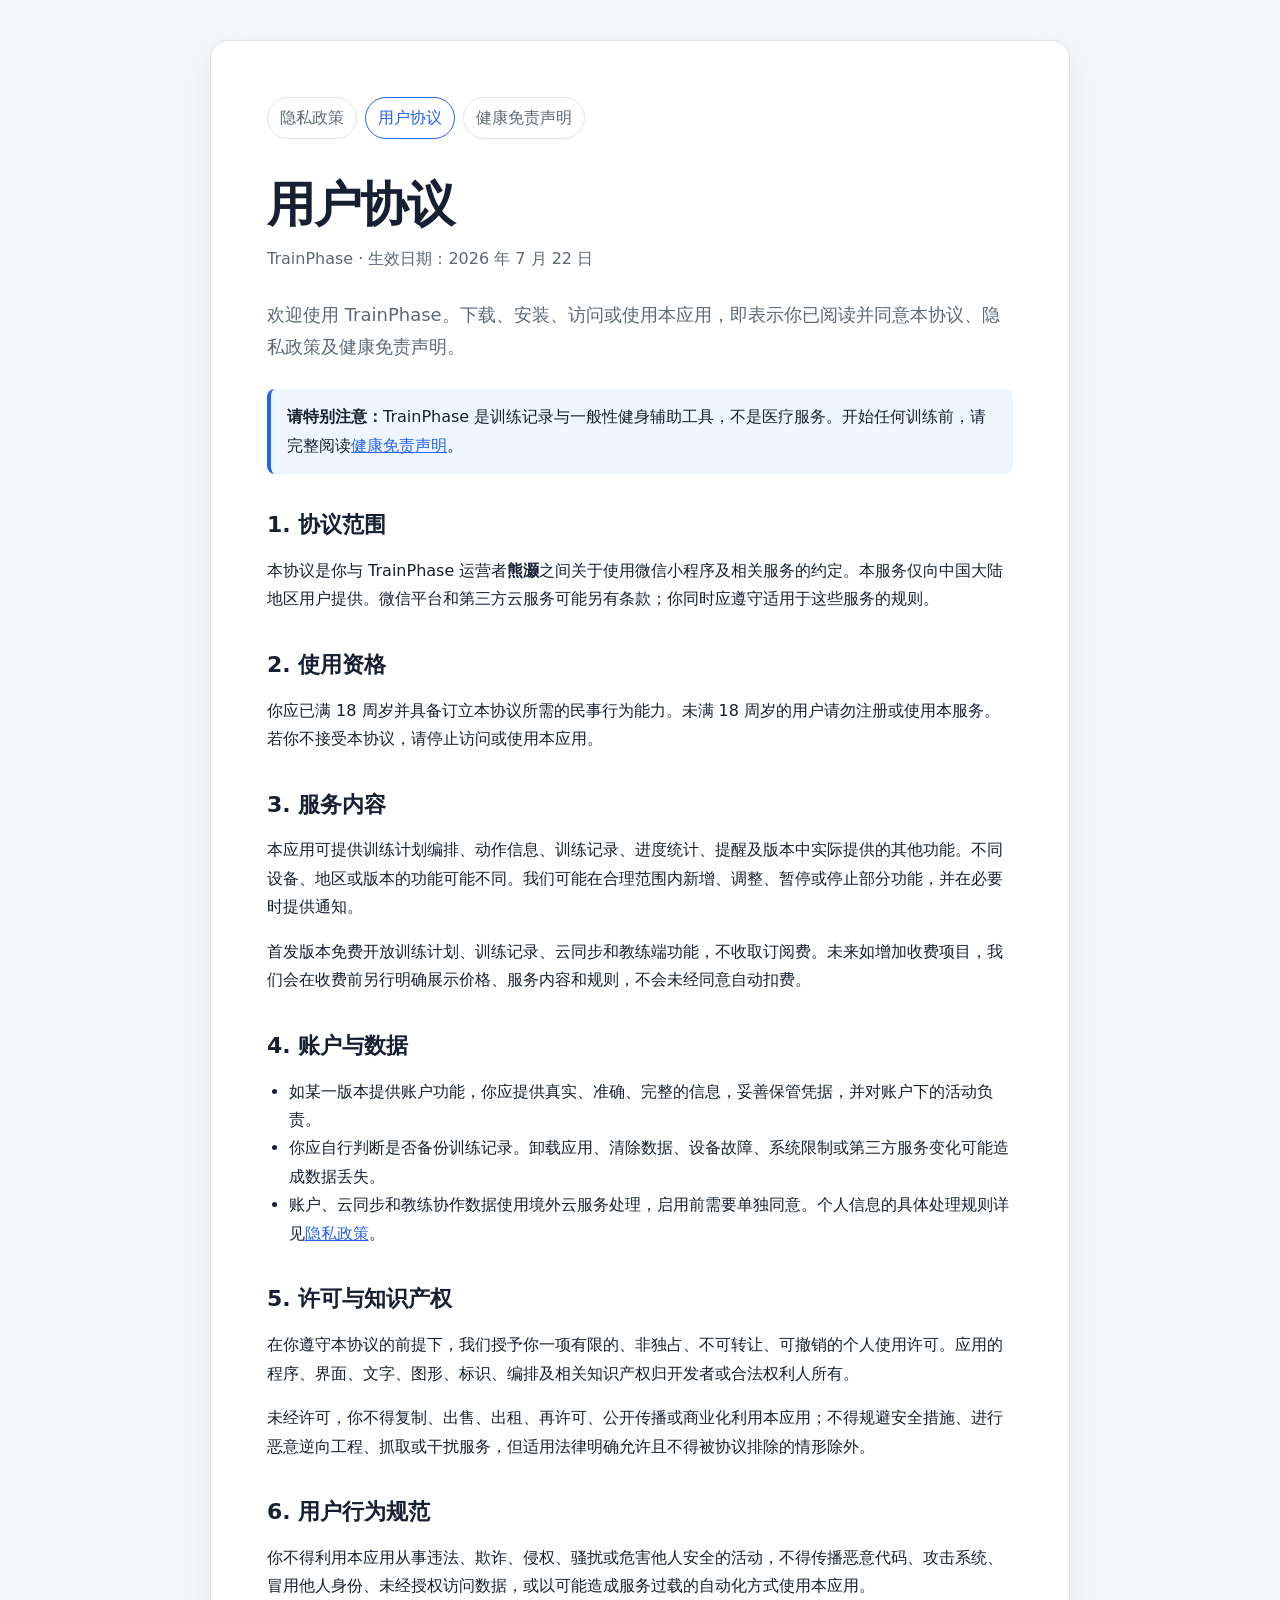
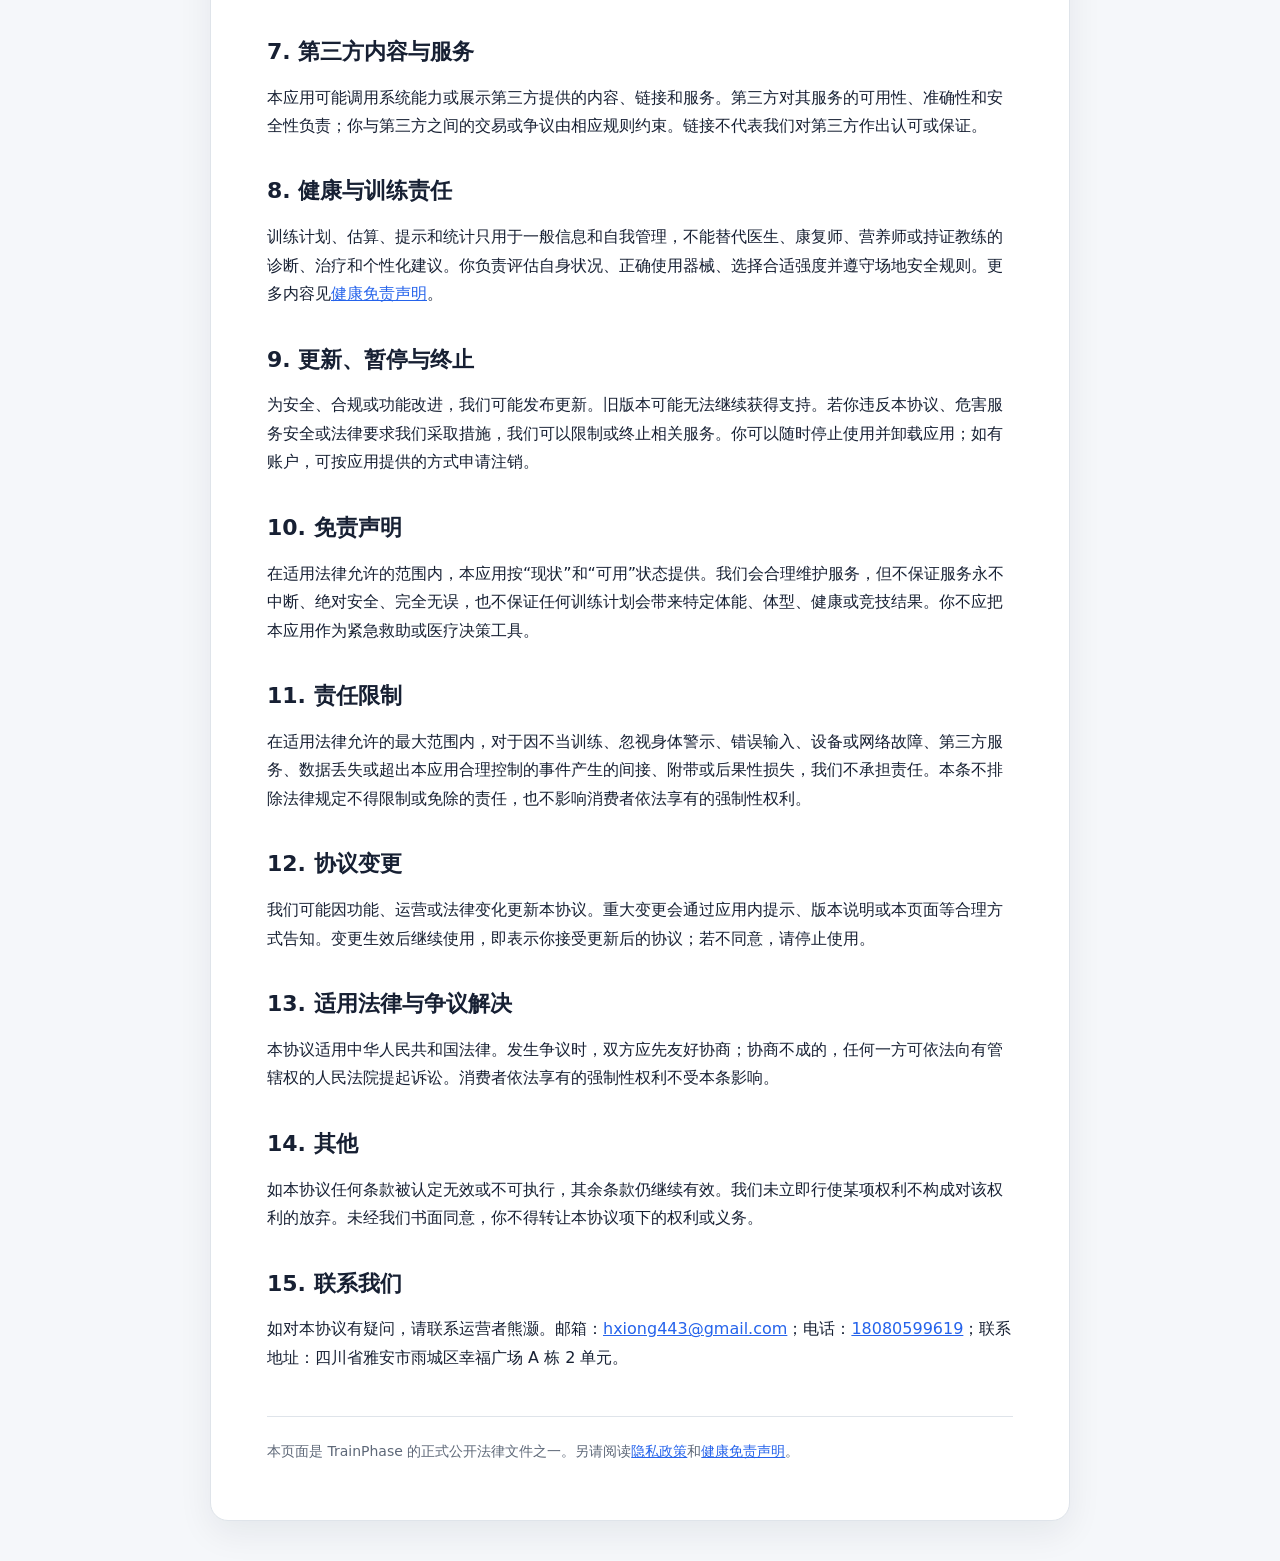
<file: terms.html>
<!doctype html>
<html lang="zh-CN">
<head>
  <meta charset="utf-8">
  <meta name="viewport" content="width=device-width, initial-scale=1">
  <meta name="color-scheme" content="light dark">
  <meta name="description" content="TrainPhase 用户协议">
  <title>用户协议｜TrainPhase</title>
  <style>
    :root{color-scheme:light dark;--bg:#f5f7fa;--surface:#fff;--text:#172033;--muted:#5e6878;--line:#dfe4ea;--accent:#2563eb;--note:#eff6ff}
    @media(prefers-color-scheme:dark){:root{--bg:#0e1420;--surface:#151d2b;--text:#eef2f8;--muted:#aeb8c7;--line:#2a3546;--accent:#7db0ff;--note:#162744}}
    *{box-sizing:border-box}html{scroll-behavior:smooth}body{margin:0;background:var(--bg);color:var(--text);font:16px/1.78 system-ui,-apple-system,"Segoe UI","PingFang SC","Hiragino Sans GB","Microsoft YaHei",sans-serif}
    main{width:min(860px,calc(100% - 32px));margin:40px auto;background:var(--surface);border:1px solid var(--line);border-radius:18px;padding:clamp(24px,5vw,56px);box-shadow:0 12px 35px rgba(16,24,40,.07)}
    nav{display:flex;gap:8px;flex-wrap:wrap;margin-bottom:38px}nav a{border:1px solid var(--line);border-radius:999px;padding:6px 12px;text-decoration:none;color:var(--muted)}nav a[aria-current="page"]{color:var(--accent);border-color:var(--accent)}
    h1{font-size:clamp(32px,7vw,48px);line-height:1.15;margin:0 0 12px;letter-spacing:-.03em}h2{font-size:22px;line-height:1.4;margin:36px 0 10px}p,li{max-width:74ch}.meta{color:var(--muted);margin:0}.lead{font-size:18px;color:var(--muted);margin:26px 0}.note{background:var(--note);border-left:4px solid var(--accent);padding:14px 16px;border-radius:8px;margin:24px 0}a{color:var(--accent)}ul{padding-left:1.35em}footer{border-top:1px solid var(--line);margin-top:44px;padding-top:22px;color:var(--muted);font-size:14px}
  </style>
</head>
<body>
<main>
  <nav aria-label="法律文件">
    <a href="01-TrainPhase-隐私政策.html">隐私政策</a>
    <a href="02-TrainPhase-用户协议.html" aria-current="page">用户协议</a>
    <a href="03-TrainPhase-健康免责声明.html">健康免责声明</a>
  </nav>

  <header>
    <h1>用户协议</h1>
    <p class="meta">TrainPhase · 生效日期：2026 年 7 月 22 日</p>
    <p class="lead">欢迎使用 TrainPhase。下载、安装、访问或使用本应用，即表示你已阅读并同意本协议、隐私政策及健康免责声明。</p>
  </header>

  <div class="note"><strong>请特别注意：</strong>TrainPhase 是训练记录与一般性健身辅助工具，不是医疗服务。开始任何训练前，请完整阅读<a href="03-TrainPhase-健康免责声明.html">健康免责声明</a>。</div>

  <h2>1. 协议范围</h2>
  <p>本协议是你与 TrainPhase 运营者<strong>熊灏</strong>之间关于使用微信小程序及相关服务的约定。本服务仅向中国大陆地区用户提供。微信平台和第三方云服务可能另有条款；你同时应遵守适用于这些服务的规则。</p>

  <h2>2. 使用资格</h2>
  <p>你应已满 18 周岁并具备订立本协议所需的民事行为能力。未满 18 周岁的用户请勿注册或使用本服务。若你不接受本协议，请停止访问或使用本应用。</p>

  <h2>3. 服务内容</h2>
  <p>本应用可提供训练计划编排、动作信息、训练记录、进度统计、提醒及版本中实际提供的其他功能。不同设备、地区或版本的功能可能不同。我们可能在合理范围内新增、调整、暂停或停止部分功能，并在必要时提供通知。</p>
  <p>首发版本免费开放训练计划、训练记录、云同步和教练端功能，不收取订阅费。未来如增加收费项目，我们会在收费前另行明确展示价格、服务内容和规则，不会未经同意自动扣费。</p>

  <h2>4. 账户与数据</h2>
  <ul>
    <li>如某一版本提供账户功能，你应提供真实、准确、完整的信息，妥善保管凭据，并对账户下的活动负责。</li>
    <li>你应自行判断是否备份训练记录。卸载应用、清除数据、设备故障、系统限制或第三方服务变化可能造成数据丢失。</li>
    <li>账户、云同步和教练协作数据使用境外云服务处理，启用前需要单独同意。个人信息的具体处理规则详见<a href="01-TrainPhase-隐私政策.html">隐私政策</a>。</li>
  </ul>

  <h2>5. 许可与知识产权</h2>
  <p>在你遵守本协议的前提下，我们授予你一项有限的、非独占、不可转让、可撤销的个人使用许可。应用的程序、界面、文字、图形、标识、编排及相关知识产权归开发者或合法权利人所有。</p>
  <p>未经许可，你不得复制、出售、出租、再许可、公开传播或商业化利用本应用；不得规避安全措施、进行恶意逆向工程、抓取或干扰服务，但适用法律明确允许且不得被协议排除的情形除外。</p>

  <h2>6. 用户行为规范</h2>
  <p>你不得利用本应用从事违法、欺诈、侵权、骚扰或危害他人安全的活动，不得传播恶意代码、攻击系统、冒用他人身份、未经授权访问数据，或以可能造成服务过载的自动化方式使用本应用。</p>

  <h2>7. 第三方内容与服务</h2>
  <p>本应用可能调用系统能力或展示第三方提供的内容、链接和服务。第三方对其服务的可用性、准确性和安全性负责；你与第三方之间的交易或争议由相应规则约束。链接不代表我们对第三方作出认可或保证。</p>

  <h2>8. 健康与训练责任</h2>
  <p>训练计划、估算、提示和统计只用于一般信息和自我管理，不能替代医生、康复师、营养师或持证教练的诊断、治疗和个性化建议。你负责评估自身状况、正确使用器械、选择合适强度并遵守场地安全规则。更多内容见<a href="03-TrainPhase-健康免责声明.html">健康免责声明</a>。</p>

  <h2>9. 更新、暂停与终止</h2>
  <p>为安全、合规或功能改进，我们可能发布更新。旧版本可能无法继续获得支持。若你违反本协议、危害服务安全或法律要求我们采取措施，我们可以限制或终止相关服务。你可以随时停止使用并卸载应用；如有账户，可按应用提供的方式申请注销。</p>

  <h2>10. 免责声明</h2>
  <p>在适用法律允许的范围内，本应用按“现状”和“可用”状态提供。我们会合理维护服务，但不保证服务永不中断、绝对安全、完全无误，也不保证任何训练计划会带来特定体能、体型、健康或竞技结果。你不应把本应用作为紧急救助或医疗决策工具。</p>

  <h2>11. 责任限制</h2>
  <p>在适用法律允许的最大范围内，对于因不当训练、忽视身体警示、错误输入、设备或网络故障、第三方服务、数据丢失或超出本应用合理控制的事件产生的间接、附带或后果性损失，我们不承担责任。本条不排除法律规定不得限制或免除的责任，也不影响消费者依法享有的强制性权利。</p>

  <h2>12. 协议变更</h2>
  <p>我们可能因功能、运营或法律变化更新本协议。重大变更会通过应用内提示、版本说明或本页面等合理方式告知。变更生效后继续使用，即表示你接受更新后的协议；若不同意，请停止使用。</p>

  <h2>13. 适用法律与争议解决</h2>
  <p>本协议适用中华人民共和国法律。发生争议时，双方应先友好协商；协商不成的，任何一方可依法向有管辖权的人民法院提起诉讼。消费者依法享有的强制性权利不受本条影响。</p>

  <h2>14. 其他</h2>
  <p>如本协议任何条款被认定无效或不可执行，其余条款仍继续有效。我们未立即行使某项权利不构成对该权利的放弃。未经我们书面同意，你不得转让本协议项下的权利或义务。</p>

  <h2>15. 联系我们</h2>
  <p>如对本协议有疑问，请联系运营者熊灏。邮箱：<a href="mailto:hxiong443@gmail.com">hxiong443@gmail.com</a>；电话：<a href="tel:+8618080599619">18080599619</a>；联系地址：四川省雅安市雨城区幸福广场 A 栋 2 单元。</p>

  <footer>本页面是 TrainPhase 的正式公开法律文件之一。另请阅读<a href="01-TrainPhase-隐私政策.html">隐私政策</a>和<a href="03-TrainPhase-健康免责声明.html">健康免责声明</a>。</footer>
</main>
</body>
</html>
</file>
<file: assets/site.css>
/* ==========================================================================
   TrainPhase — official site
   A dark, editorial system for a strength-training program.
   ========================================================================== */

/* --------------------------------------------------------------------------
   Tokens
   -------------------------------------------------------------------------- */
:root {
  color-scheme: dark;

  --bg: #0a0b09;
  --bg-soft: #0c0e0b;
  --surface: #10130e;
  --surface-2: #151911;
  --surface-3: #1b2017;
  --ink: #f2f0e8;
  --ink-soft: #cfd0c5;
  --muted: #a6ab9f;
  --faint: #83897d;
  --line: rgba(242, 240, 232, 0.09);
  --line-strong: rgba(242, 240, 232, 0.19);
  --accent: #f97316;
  --accent-bright: #ff8a3d;
  --accent-soft: rgba(249, 115, 22, 0.11);
  --accent-line: rgba(249, 115, 22, 0.36);
  --accent-ink: #150b04;
  --paper: #ece7db;
  --paper-ink: #14150f;
  --paper-muted: rgba(20, 21, 15, 0.68);
  --paper-line: rgba(20, 21, 15, 0.16);

  --max: 1280px;
  --gutter: 24px;
  --radius: 20px;
  --radius-sm: 10px;

  --display: "Bahnschrift", "DIN Alternate", "Avenir Next Condensed", "Arial Narrow",
    "PingFang SC", "Microsoft YaHei", sans-serif;
  --body: "PingFang SC", "Microsoft YaHei", "Noto Sans SC", "Hiragino Sans GB", system-ui,
    -apple-system, "Segoe UI", sans-serif;
  --mono: "Cascadia Mono", "SFMono-Regular", "SF Mono", Menlo, Consolas, "Liberation Mono",
    monospace;

  --ease: cubic-bezier(0.16, 1, 0.3, 1);
  --header-h: 76px;
}

/* --------------------------------------------------------------------------
   Reset & base
   -------------------------------------------------------------------------- */
*,
*::before,
*::after {
  box-sizing: border-box;
}

html {
  scroll-behavior: smooth;
  background: var(--bg);
}

body {
  margin: 0;
  min-width: 320px;
  overflow-x: clip;
  background: var(--bg);
  color: var(--ink);
  font-family: var(--body);
  font-size: 16px;
  line-height: 1.72;
  -webkit-font-smoothing: antialiased;
  text-rendering: optimizeLegibility;
}

body::before {
  position: fixed;
  inset: 0;
  z-index: -2;
  background:
    radial-gradient(1100px 620px at 82% -8%, rgba(249, 115, 22, 0.075), transparent 62%),
    radial-gradient(900px 720px at -12% 22%, rgba(157, 168, 131, 0.045), transparent 64%);
  pointer-events: none;
  content: "";
}

body.menu-open {
  overflow: hidden;
}

img {
  display: block;
  max-width: 100%;
}

a {
  color: inherit;
  text-decoration: none;
}

button,
a {
  -webkit-tap-highlight-color: transparent;
}

button {
  font: inherit;
}

h1,
h2,
h3,
p,
figure,
dl,
dd {
  margin: 0;
}

ul,
ol {
  margin: 0;
  padding: 0;
}

li {
  list-style: none;
}

::selection {
  background: var(--accent);
  color: var(--accent-ink);
}

:focus-visible {
  outline: 2px solid var(--accent);
  outline-offset: 4px;
}

main section :is(h1, h2, h3)[tabindex="-1"]:focus {
  outline: none;
}

html {
  scrollbar-color: #3d4338 var(--bg);
  scrollbar-width: thin;
}

/* Subtle film grain over the whole page. */
.grain {
  position: fixed;
  inset: 0;
  z-index: 300;
  background-image: url("data:image/svg+xml,%3Csvg xmlns='http://www.w3.org/2000/svg' width='160' height='160'%3E%3Cfilter id='n'%3E%3CfeTurbulence type='fractalNoise' baseFrequency='.82' numOctaves='2' stitchTiles='stitch'/%3E%3C/filter%3E%3Crect width='160' height='160' filter='url(%23n)' opacity='.5'/%3E%3C/svg%3E");
  opacity: 0.028;
  pointer-events: none;
}

.skip-link {
  position: fixed;
  top: 12px;
  left: 12px;
  z-index: 400;
  padding: 10px 14px;
  border-radius: 8px;
  background: var(--accent);
  color: var(--accent-ink);
  font-size: 13px;
  font-weight: 800;
  transform: translateY(-180%);
  transition: transform 180ms ease;
}

.skip-link:focus {
  transform: translateY(0);
}

.scroll-progress {
  position: fixed;
  top: 0;
  right: 0;
  left: 0;
  z-index: 140;
  height: 2px;
  background: transparent;
  pointer-events: none;
}

.scroll-progress span {
  display: block;
  width: 0;
  height: 100%;
  background: var(--accent);
  box-shadow: 0 0 18px rgba(249, 115, 22, 0.6);
}

.shell {
  width: min(calc(100% - var(--gutter) * 2), var(--max));
  margin-inline: auto;
}

/* --------------------------------------------------------------------------
   Header
   -------------------------------------------------------------------------- */
.site-header {
  position: sticky;
  top: 0;
  z-index: 120;
  height: var(--header-h);
  border-bottom: 1px solid rgba(242, 240, 232, 0.07);
  background: rgba(10, 11, 9, 0.76);
  -webkit-backdrop-filter: blur(18px) saturate(1.1);
  backdrop-filter: blur(18px) saturate(1.1);
  transition:
    background-color 240ms ease,
    border-color 240ms ease;
}

.site-header.is-scrolled {
  border-bottom-color: rgba(242, 240, 232, 0.11);
  background: rgba(9, 10, 8, 0.92);
}

.header-inner {
  display: flex;
  height: 100%;
  align-items: center;
  justify-content: space-between;
  gap: 28px;
}

.brand {
  display: inline-flex;
  min-width: max-content;
  align-items: center;
  gap: 10px;
}

.brand img {
  width: 30px;
  height: 30px;
  border: 1px solid rgba(255, 255, 255, 0.1);
  border-radius: 8px;
  background: #0d1321;
}

.brand-name {
  font-family: var(--display);
  font-size: 18px;
  font-weight: 750;
  letter-spacing: -0.02em;
}

.brand-sub {
  padding-left: 12px;
  border-left: 1px solid var(--line-strong);
  color: var(--faint);
  font-size: 10.5px;
  letter-spacing: 0.08em;
}

.desktop-nav {
  display: flex;
  align-items: center;
  gap: 2px;
}

.desktop-nav a {
  display: inline-flex;
  align-items: center;
  gap: 6px;
  padding: 9px 11px;
  border-radius: 7px;
  color: var(--muted);
  font-size: 13px;
  font-weight: 550;
  white-space: nowrap;
  transition:
    color 180ms ease,
    background-color 180ms ease;
}

.desktop-nav a span {
  color: var(--faint);
  font-family: var(--mono);
  font-size: 9px;
  letter-spacing: 0.04em;
  transition: color 180ms ease;
}

.desktop-nav a:hover {
  background: rgba(255, 255, 255, 0.035);
  color: var(--ink);
}

.desktop-nav a.is-active {
  color: var(--ink);
}

.desktop-nav a.is-active span {
  color: var(--accent);
}

.header-actions {
  display: flex;
  align-items: center;
  gap: 10px;
}

.header-cta {
  display: inline-flex;
  min-height: 40px;
  padding: 0 15px;
  border-radius: 7px;
  align-items: center;
  justify-content: center;
  gap: 8px;
  background: var(--accent);
  color: var(--accent-ink);
  font-size: 12.5px;
  font-weight: 750;
  white-space: nowrap;
  transition:
    background-color 180ms ease,
    transform 180ms ease;
}

.header-cta:hover {
  background: var(--accent-bright);
  transform: translateY(-1px);
}

.header-cta .arrow {
  font-size: 12px;
}

.menu-toggle {
  position: relative;
  display: none;
  width: 42px;
  height: 42px;
  padding: 0;
  border: 1px solid var(--line);
  border-radius: 8px;
  background: rgba(255, 255, 255, 0.02);
  color: var(--ink);
  cursor: pointer;
}

.menu-toggle span {
  position: absolute;
  top: 50%;
  left: 50%;
  display: block;
  width: 16px;
  height: 1.5px;
  margin: 0;
  background: currentColor;
  transform: translate(-50%, calc(-50% - 3.5px));
  transition: transform 220ms var(--ease);
}

.menu-toggle span:last-child {
  transform: translate(-50%, calc(-50% + 3.5px));
}

.menu-toggle[aria-expanded="true"] span:first-child {
  transform: translate(-50%, -50%) rotate(45deg);
}

.menu-toggle[aria-expanded="true"] span:last-child {
  transform: translate(-50%, -50%) rotate(-45deg);
}

/* Mobile menu */
.mobile-menu {
  position: fixed;
  inset: 0;
  z-index: 110;
  display: none;
  padding: calc(var(--header-h) + 28px) var(--gutter) 32px;
  overflow-y: auto;
  background:
    radial-gradient(700px 420px at 90% 0%, rgba(249, 115, 22, 0.09), transparent 60%),
    var(--bg);
  opacity: 0;
  visibility: hidden;
  transform: translateY(-8px);
  transition:
    opacity 240ms ease,
    transform 240ms var(--ease),
    visibility 240ms;
}

.mobile-menu.is-open {
  opacity: 1;
  visibility: visible;
  transform: none;
}

.mobile-nav {
  display: flex;
  flex-direction: column;
}

.mobile-nav a {
  display: flex;
  align-items: baseline;
  gap: 14px;
  padding: 16px 0;
  border-bottom: 1px solid var(--line);
  font-family: var(--display);
  font-size: clamp(27px, 7vw, 38px);
  font-weight: 700;
  letter-spacing: -0.035em;
  line-height: 1.1;
}

.mobile-nav a span {
  color: var(--accent);
  font-family: var(--mono);
  font-size: 10px;
  letter-spacing: 0.08em;
}

.mobile-menu-foot {
  display: grid;
  margin-top: 30px;
  gap: 18px;
}

.mobile-menu-foot p {
  color: var(--faint);
  font-size: 12px;
}

.mobile-menu-foot .button {
  width: 100%;
}

/* --------------------------------------------------------------------------
   Shared components
   -------------------------------------------------------------------------- */
.button {
  display: inline-flex;
  min-height: 52px;
  padding: 0 22px;
  border: 1px solid transparent;
  border-radius: 9px;
  align-items: center;
  justify-content: center;
  gap: 10px;
  cursor: pointer;
  font-size: 14px;
  font-weight: 700;
  line-height: 1;
  white-space: nowrap;
  transition:
    transform 200ms var(--ease),
    background-color 200ms ease,
    border-color 200ms ease,
    color 200ms ease;
}

.button .arrow {
  font-size: 14px;
  transition: transform 220ms var(--ease);
}

.button:hover .arrow {
  transform: translate(2px, -2px);
}

.button:active {
  transform: translateY(0) scale(0.99);
}

.button-primary {
  background: var(--accent);
  color: var(--accent-ink);
  box-shadow: 0 12px 34px rgba(249, 115, 22, 0.16);
}

.button-primary:hover {
  background: var(--accent-bright);
  transform: translateY(-2px);
}

.button-ghost {
  border-color: var(--line-strong);
  background: rgba(255, 255, 255, 0.015);
  color: var(--ink);
}

.button-ghost:hover {
  border-color: rgba(242, 240, 232, 0.34);
  background: rgba(255, 255, 255, 0.04);
  transform: translateY(-2px);
}

.button-dark {
  background: var(--paper-ink);
  color: var(--paper);
  box-shadow: 0 12px 30px rgba(20, 21, 15, 0.16);
}

.button-dark:hover {
  background: #2a2c22;
  transform: translateY(-2px);
}

.arrow-down {
  font-size: 13px;
}

.text-link {
  display: inline-flex;
  align-items: center;
  gap: 8px;
  padding-bottom: 5px;
  background-image: linear-gradient(var(--accent), var(--accent));
  background-position: 0 100%;
  background-repeat: no-repeat;
  background-size: 0 1px;
  color: var(--ink);
  font-size: 13px;
  font-weight: 650;
  transition:
    color 220ms ease,
    background-size 320ms var(--ease);
}

.text-link:hover {
  background-size: 100% 1px;
  color: var(--accent);
}

.text-link .arrow {
  transition: transform 220ms var(--ease);
}

.text-link:hover .arrow {
  transform: translate(2px, -2px);
}

.kicker {
  display: flex;
  align-items: center;
  gap: 8px;
  color: var(--faint);
  font-family: var(--mono);
  font-size: 10.5px;
  font-weight: 500;
  letter-spacing: 0.18em;
  line-height: 1.4;
  text-transform: uppercase;
}

.kicker span:first-child {
  color: var(--accent);
}

.kicker span:nth-child(2) {
  color: var(--line-strong);
}

.tags {
  display: flex;
  flex-wrap: wrap;
  gap: 6px;
}

.tags span {
  padding: 5px 9px;
  border: 1px solid var(--line);
  border-radius: 5px;
  color: #b9bdb1;
  font-size: 11.5px;
  line-height: 1.4;
}

/* Reveal on scroll */
.js .reveal {
  opacity: 0;
  transform: translateY(22px);
  transition:
    opacity 760ms var(--ease),
    transform 760ms var(--ease);
  transition-delay: var(--delay, 0ms);
}

.js .reveal.is-visible {
  opacity: 1;
  transform: none;
}

/* --------------------------------------------------------------------------
   Hero
   -------------------------------------------------------------------------- */
.hero {
  position: relative;
  display: flex;
  min-height: calc(100svh - var(--header-h));
  padding-block: clamp(54px, 7vh, 88px) clamp(76px, 10vh, 116px);
  overflow: clip;
  align-items: center;
}

.hero::before {
  position: absolute;
  top: 12%;
  right: -12%;
  width: min(680px, 54vw);
  height: min(680px, 54vw);
  border-radius: 50%;
  background: radial-gradient(circle, rgba(249, 115, 22, 0.1), transparent 66%);
  filter: blur(10px);
  pointer-events: none;
  content: "";
}

.hero-inner {
  display: grid;
  grid-template-columns: minmax(0, 1.12fr) minmax(0, 0.88fr);
  align-items: center;
  gap: clamp(48px, 6vw, 86px);
}

.hero-copy {
  position: relative;
  z-index: 2;
}

.eyebrow {
  display: flex;
  margin-bottom: 28px;
  align-items: center;
  flex-wrap: wrap;
  gap: 10px;
  color: #b9bdb1;
  font-size: 12px;
  letter-spacing: 0.04em;
}

.eyebrow-mark {
  width: 7px;
  height: 7px;
  border-radius: 1px;
  background: var(--accent);
  box-shadow: 0 0 0 4px rgba(249, 115, 22, 0.09);
}

.eyebrow-en {
  padding-left: 11px;
  border-left: 1px solid var(--line-strong);
  color: var(--faint);
  font-family: var(--mono);
  font-size: 9.5px;
  letter-spacing: 0.16em;
}

.hero h1 {
  max-width: 760px;
  margin-bottom: 28px;
  font-family: var(--display);
  font-size: clamp(46px, 5.4vw, 74px);
  font-weight: 750;
  letter-spacing: -0.048em;
  line-height: 1.04;
  text-wrap: balance;
}

.hero h1 em {
  position: relative;
  background-image: linear-gradient(
    transparent 73%,
    rgba(249, 115, 22, 0.82) 73%,
    rgba(249, 115, 22, 0.82) 88%,
    transparent 88%
  );
  font-style: normal;
}

.hero-lead {
  max-width: 520px;
  margin-bottom: 34px;
  color: #b8bdb1;
  font-size: clamp(16px, 1.4vw, 18px);
  line-height: 1.85;
}

.hero-actions {
  display: flex;
  align-items: center;
  flex-wrap: wrap;
  gap: 12px;
}

.hero-meta {
  display: flex;
  margin-top: 38px;
  flex-wrap: wrap;
  align-items: center;
  gap: 10px 22px;
}

.hero-meta li {
  display: inline-flex;
  align-items: center;
  gap: 8px;
  color: var(--faint);
  font-size: 11.5px;
  letter-spacing: 0.02em;
}

.hero-meta li::before {
  width: 4px;
  height: 4px;
  border-radius: 50%;
  background: var(--accent);
  content: "";
}

.hero-visual {
  position: relative;
  z-index: 1;
  padding-right: 18px;
}

.hero-side-label {
  position: absolute;
  top: 50%;
  right: -16px;
  color: var(--faint);
  font-family: var(--mono);
  font-size: 8.5px;
  letter-spacing: 0.28em;
  transform: translateY(-50%) rotate(180deg);
  writing-mode: vertical-rl;
}

.hero-figure {
  position: relative;
  width: 100%;
  max-width: 500px;
  margin-left: auto;
  aspect-ratio: 3 / 4;
  overflow: hidden;
  border: 1px solid rgba(242, 240, 232, 0.13);
  border-radius: 22px;
  background: var(--surface);
  box-shadow:
    0 40px 100px rgba(0, 0, 0, 0.52),
    0 0 0 1px rgba(0, 0, 0, 0.3);
}

.hero-figure::after {
  position: absolute;
  inset: 0;
  background:
    linear-gradient(to top, rgba(4, 6, 4, 0.86), transparent 48%),
    linear-gradient(to right, rgba(4, 6, 4, 0.18), transparent 35%);
  content: "";
  pointer-events: none;
}

.hero-figure > img {
  width: 100%;
  height: 100%;
  object-fit: cover;
  object-position: center;
  filter: saturate(1.04) contrast(1.02) brightness(1.03);
  transform: scale(1.01);
  transition:
    transform 1.2s var(--ease),
    filter 1.2s ease;
}

.hero-figure:hover > img {
  filter: saturate(1.08) contrast(1.03) brightness(1.06);
  transform: scale(1.035);
}

.hero-caption {
  position: absolute;
  right: 22px;
  bottom: 22px;
  z-index: 2;
  display: grid;
  width: min(360px, 68%);
  gap: 8px;
}

.hero-caption span {
  color: rgba(242, 240, 232, 0.55);
  font-family: var(--mono);
  font-size: 8.5px;
  letter-spacing: 0.18em;
}

.hero-caption strong {
  max-width: 330px;
  font-family: var(--display);
  font-size: clamp(19px, 2vw, 25px);
  font-weight: 700;
  letter-spacing: -0.03em;
  line-height: 1.25;
}

.phone.hero-phone {
  position: absolute;
  bottom: 38px;
  left: -56px;
  z-index: 3;
  width: 168px;
  padding: 7px;
  overflow: hidden;
  border-radius: 21px;
  transform: rotate(-3deg);
  transition: transform 420ms var(--ease);
}

.hero-phone:hover {
  transform: rotate(0deg) translateY(-4px);
}

.hero-phone .phone-screen {
  height: 306px;
  overflow: hidden;
  border-radius: 14px;
}

.hero-phone .phone-screen img {
  width: 100%;
  height: auto;
}

.hero-scroll {
  position: absolute;
  bottom: 30px;
  left: max(var(--gutter), calc((100% - var(--max)) / 2));
  display: inline-flex;
  align-items: center;
  gap: 12px;
  color: var(--faint);
  font-family: var(--mono);
  font-size: 9px;
  letter-spacing: 0.18em;
}

.hero-scroll i {
  position: relative;
  width: 46px;
  height: 1px;
  overflow: hidden;
  background: var(--line-strong);
}

.hero-scroll i::after {
  position: absolute;
  inset: 0;
  background: var(--accent);
  content: "";
  transform: translateX(-100%);
  animation: scroll-line 2.8s ease-in-out infinite;
}

/* --------------------------------------------------------------------------
   Ticker
   -------------------------------------------------------------------------- */
.ticker {
  position: relative;
  padding: 15px 0;
  overflow: hidden;
  border-block: 1px solid var(--line);
  background: rgba(255, 255, 255, 0.012);
  -webkit-mask-image: linear-gradient(90deg, transparent, #000 7%, #000 93%, transparent);
  mask-image: linear-gradient(90deg, transparent, #000 7%, #000 93%, transparent);
}

.ticker-track {
  display: flex;
  width: max-content;
  animation: marquee 52s linear infinite;
}

.ticker-group {
  display: flex;
  align-items: center;
  padding-right: 0;
}

.ticker-group span {
  color: #8e9487;
  font-family: var(--mono);
  font-size: 9.5px;
  letter-spacing: 0.17em;
  white-space: nowrap;
}

.ticker-group i {
  width: 3px;
  height: 3px;
  margin: 0 22px;
  border-radius: 50%;
  background: var(--accent);
  opacity: 0.8;
}

/* --------------------------------------------------------------------------
   Sections
   -------------------------------------------------------------------------- */
.section {
  position: relative;
  padding-block: clamp(84px, 10vw, 128px);
  border-top: 1px solid var(--line);
  overflow: clip;
  scroll-margin-top: calc(var(--header-h) + 16px);
}

.section--soft {
  background: linear-gradient(180deg, rgba(255, 255, 255, 0.016), rgba(255, 255, 255, 0) 42%);
}

.section-ghost {
  position: absolute;
  top: 34px;
  right: clamp(-26px, 1vw, 24px);
  z-index: 0;
  color: transparent;
  font-family: var(--display);
  font-size: clamp(150px, 18vw, 270px);
  font-weight: 700;
  letter-spacing: -0.08em;
  line-height: 0.8;
  opacity: 0.55;
  pointer-events: none;
  -webkit-text-stroke: 1px rgba(242, 240, 232, 0.075);
  user-select: none;
}

.section > .shell {
  position: relative;
  z-index: 1;
}

.section-head {
  display: grid;
  margin-bottom: clamp(44px, 6vw, 74px);
  grid-template-columns: minmax(0, 1.1fr) minmax(0, 0.9fr);
  align-items: end;
  gap: clamp(32px, 5vw, 72px);
}

.section-head h2,
.section h2 {
  max-width: 760px;
  margin-top: 20px;
  font-family: var(--display);
  font-size: clamp(36px, 4.5vw, 62px);
  font-weight: 750;
  letter-spacing: -0.045em;
  line-height: 1.05;
  text-wrap: balance;
}

.section-aside {
  padding-bottom: 6px;
}

.section-aside > p {
  max-width: 440px;
  margin-bottom: 24px;
  color: var(--muted);
  font-size: 15.5px;
  line-height: 1.9;
}

.aside-tag {
  display: flex;
  padding-top: 14px;
  border-top: 1px solid var(--line);
  align-items: baseline;
  gap: 12px;
}

.aside-tag strong {
  color: var(--accent);
  font-family: var(--mono);
  font-size: 11px;
  font-weight: 600;
  letter-spacing: 0.08em;
}

.aside-tag span {
  color: var(--faint);
  font-size: 11px;
}

/* --------------------------------------------------------------------------
   01 — System flow
   -------------------------------------------------------------------------- */
.flow-caption {
  display: flex;
  margin-bottom: 18px;
  align-items: center;
  gap: 12px;
  color: var(--faint);
  font-size: 11.5px;
}

.flow-caption::before {
  width: 22px;
  height: 1px;
  background: var(--accent);
  content: "";
}

.flow {
  border-top: 1px solid var(--line-strong);
}

.flow-item {
  display: grid;
  padding: 27px 18px 27px 0;
  border-bottom: 1px solid var(--line);
  grid-template-columns: 54px minmax(180px, 0.44fr) minmax(0, 1fr) 94px;
  align-items: start;
  gap: 24px;
  transition: background-color 280ms ease;
}

.flow-item:hover {
  background: linear-gradient(90deg, rgba(249, 115, 22, 0.065), transparent 62%);
}

.flow-index {
  padding-top: 5px;
  color: var(--faint);
  font-family: var(--mono);
  font-size: 10.5px;
  letter-spacing: 0.06em;
}

.flow-item h3 {
  font-family: var(--display);
  font-size: clamp(19px, 1.8vw, 23px);
  font-weight: 700;
  letter-spacing: -0.025em;
  line-height: 1.35;
}

.flow-item p {
  max-width: 640px;
  color: var(--muted);
  font-size: 14px;
  line-height: 1.85;
}

.flow-tag {
  justify-self: end;
  padding: 4px 6px;
  border: 1px solid var(--line);
  border-radius: 4px;
  color: var(--faint);
  font-family: var(--mono);
  font-size: 8.5px;
  letter-spacing: 0.1em;
  line-height: 1.2;
}

.flow-item--loop {
  background: rgba(249, 115, 22, 0.05);
}

.flow-item--loop .flow-index,
.flow-item--loop h3 {
  color: var(--accent-bright);
}

.flow-tag--loop {
  border-color: var(--accent-line);
  color: var(--accent-bright);
}

/* --------------------------------------------------------------------------
   02 — Interface workbench
   -------------------------------------------------------------------------- */
.workbench {
  position: relative;
  overflow: hidden;
  border: 1px solid var(--line);
  border-radius: var(--radius);
  background: #0d100c;
  box-shadow: 0 40px 100px rgba(0, 0, 0, 0.42);
}

.workbench::before {
  position: absolute;
  top: 0;
  right: 0;
  left: 0;
  z-index: 2;
  height: 1px;
  background: linear-gradient(90deg, transparent, rgba(255, 255, 255, 0.22), transparent);
  content: "";
}

.workbench-top {
  display: flex;
  padding: 15px 18px;
  border-bottom: 1px solid var(--line);
  align-items: center;
  justify-content: space-between;
  gap: 20px;
  background: #0b0d09;
}

.workbench-label {
  display: inline-flex;
  align-items: center;
  gap: 8px;
  color: #b8bdaf;
  font-family: var(--mono);
  font-size: 9.5px;
  letter-spacing: 0.12em;
  white-space: nowrap;
}

.workbench-label i {
  width: 5px;
  height: 5px;
  border-radius: 50%;
  background: var(--accent);
  box-shadow: 0 0 0 3px rgba(249, 115, 22, 0.1);
}

.workbench-tabs {
  display: flex;
  padding: 3px;
  border: 1px solid var(--line);
  border-radius: 9px;
  gap: 2px;
  background: #080a07;
}

.tab {
  display: inline-flex;
  padding: 7px 10px;
  border: 0;
  border-radius: 6px;
  align-items: center;
  gap: 6px;
  background: transparent;
  color: var(--muted);
  cursor: pointer;
  font-size: 12px;
  font-weight: 550;
  line-height: 1.3;
  white-space: nowrap;
  transition:
    background-color 180ms ease,
    color 180ms ease;
}

.tab span {
  color: var(--faint);
  font-family: var(--mono);
  font-size: 8.5px;
  transition: color 180ms ease;
}

.tab:hover {
  color: var(--ink);
}

.tab[aria-selected="true"] {
  background: var(--surface-3);
  color: var(--ink);
  box-shadow: inset 0 0 0 1px rgba(255, 255, 255, 0.055);
}

.tab[aria-selected="true"] span {
  color: var(--accent);
}

.workbench-body {
  display: grid;
  min-height: 720px;
  grid-template-columns: minmax(0, 1.06fr) minmax(0, 0.94fr);
}

.workbench-stage {
  position: relative;
  display: grid;
  padding: clamp(28px, 4vw, 52px);
  border-right: 1px solid var(--line);
  place-items: center;
  background:
    radial-gradient(560px 420px at 50% 28%, rgba(249, 115, 22, 0.09), transparent 66%),
    #0a0c08;
}

.stage-grid {
  position: absolute;
  inset: 0;
  background-image: radial-gradient(rgba(242, 240, 232, 0.14) 0.7px, transparent 0.7px);
  background-size: 25px 25px;
  opacity: 0.25;
  -webkit-mask-image: radial-gradient(circle at 50% 42%, #000, transparent 72%);
  mask-image: radial-gradient(circle at 50% 42%, #000, transparent 72%);
  pointer-events: none;
}

.phone {
  position: relative;
  z-index: 1;
  width: min(100%, 352px);
  padding: 9px;
  border: 1px solid #383f35;
  border-radius: 28px;
  background: #050604;
  box-shadow:
    0 34px 74px rgba(0, 0, 0, 0.6),
    inset 0 0 0 1px rgba(255, 255, 255, 0.035);
}

.phone-status {
  position: relative;
  display: flex;
  height: 28px;
  padding: 0 12px;
  align-items: center;
  justify-content: space-between;
  color: var(--ink);
  font-family: var(--mono);
  font-size: 8.5px;
  letter-spacing: 0.03em;
}

.phone-time {
  font-size: 9px;
  font-weight: 600;
}

.phone-island {
  position: absolute;
  top: 6px;
  left: 50%;
  width: 58px;
  height: 16px;
  border: 1px solid rgba(255, 255, 255, 0.07);
  border-radius: 999px;
  background: #000;
  transform: translateX(-50%);
}

.phone-status-icons {
  display: flex;
  align-items: center;
  gap: 5px;
  color: var(--ink);
}

.phone-signal {
  display: flex;
  height: 9px;
  align-items: flex-end;
  gap: 1.5px;
}

.phone-signal i {
  display: block;
  width: 2.5px;
  border-radius: 1px;
  background: currentColor;
}

.phone-signal i:nth-child(1) {
  height: 3px;
  opacity: 0.55;
}

.phone-signal i:nth-child(2) {
  height: 5px;
  opacity: 0.72;
}

.phone-signal i:nth-child(3) {
  height: 7px;
  opacity: 0.86;
}

.phone-signal i:nth-child(4) {
  height: 9px;
}

.phone-wifi {
  width: 14px;
  height: 10px;
}

.phone-battery {
  position: relative;
  width: 19px;
  height: 9px;
  padding: 1px;
  border: 1px solid rgba(242, 240, 232, 0.62);
  border-radius: 2.5px;
}

.phone-battery::after {
  position: absolute;
  top: 50%;
  right: -3px;
  width: 2px;
  height: 3px;
  border-radius: 0 1px 1px 0;
  background: currentColor;
  content: "";
  opacity: 0.7;
  transform: translateY(-50%);
}

.phone-battery i {
  display: block;
  width: 70%;
  height: 100%;
  border-radius: 1px;
  background: currentColor;
}

.phone-status--mini {
  height: 16px;
  padding: 0 7px;
  font-size: 5.5px;
}

.phone-status--mini .phone-time {
  font-size: 5.5px;
}

.phone-status--mini .phone-island {
  top: 4px;
  width: 28px;
  height: 8px;
}

.phone-status--mini .phone-status-icons {
  gap: 2px;
  transform: scale(0.62);
  transform-origin: right center;
}

.phone-screen {
  height: clamp(520px, 55vw, 624px);
  overflow-y: auto;
  overscroll-behavior: contain;
  border-radius: 20px;
  background: #0b0f0c;
  scrollbar-color: #4a5248 #10140f;
  scrollbar-width: thin;
}

.phone-screen::-webkit-scrollbar {
  width: 4px;
}

.phone-screen::-webkit-scrollbar-thumb {
  border-radius: 999px;
  background: #4a5248;
}

.phone-screen img {
  width: 100%;
  height: auto;
  transition: opacity 220ms ease;
}

.phone-screen img.is-switching {
  opacity: 0.3;
}

.phone-home {
  display: flex;
  height: 19px;
  align-items: center;
  justify-content: center;
}

.phone-home::after {
  width: 76px;
  height: 3px;
  border-radius: 999px;
  background: rgba(242, 240, 232, 0.22);
  content: "";
}

.phone-home--mini {
  height: 12px;
}

.phone-home--mini::after {
  width: 40px;
  height: 2px;
}

.stage-caption {
  position: absolute;
  right: 18px;
  bottom: 14px;
  color: var(--faint);
  font-family: var(--mono);
  font-size: 8px;
  letter-spacing: 0.08em;
}

.interface-details {
  display: flex;
  min-width: 0;
  padding: clamp(28px, 3.6vw, 44px);
  flex-direction: column;
  justify-content: center;
}

.interface-head {
  display: flex;
  margin-bottom: 12px;
  align-items: center;
  justify-content: space-between;
  gap: 16px;
}

.interface-path {
  color: var(--accent);
  font-family: var(--mono);
  font-size: 9.5px;
  letter-spacing: 0.12em;
}

.interface-count {
  color: var(--faint);
  font-family: var(--mono);
  font-size: 9px;
  letter-spacing: 0.08em;
}

.interface-details h3 {
  margin-bottom: 14px;
  font-family: var(--display);
  font-size: clamp(28px, 3vw, 40px);
  font-weight: 750;
  letter-spacing: -0.04em;
  line-height: 1.12;
}

.interface-summary {
  max-width: 430px;
  color: var(--muted);
  font-size: 14.5px;
  line-height: 1.85;
}

.interface-facts {
  display: grid;
  margin-top: 26px;
  grid-template-columns: 1fr 1fr;
  gap: 7px;
}

.interface-fact {
  display: flex;
  min-height: 62px;
  padding: 11px 12px;
  border: 1px solid var(--line);
  border-radius: 7px;
  align-items: flex-start;
  gap: 8px;
  background: rgba(255, 255, 255, 0.018);
  color: #c9ccc0;
  font-size: 12px;
  line-height: 1.65;
}

.interface-fact::before {
  flex: 0 0 auto;
  width: 4px;
  height: 4px;
  margin-top: 7px;
  border-radius: 1px;
  background: var(--accent);
  content: "";
}

.interface-note {
  margin-top: 28px;
  padding-top: 22px;
  border-top: 1px solid var(--line);
}

.interface-note span {
  display: block;
  margin-bottom: 6px;
  color: var(--faint);
  font-family: var(--mono);
  font-size: 8.5px;
  letter-spacing: 0.12em;
}

.interface-note p {
  max-width: 430px;
  color: var(--muted);
  font-size: 12px;
  line-height: 1.75;
}

.workbench-foot {
  display: flex;
  margin-top: 14px;
  align-items: center;
  justify-content: space-between;
  gap: 20px;
  color: var(--faint);
  font-family: var(--mono);
  font-size: 9px;
  letter-spacing: 0.06em;
}

/* --------------------------------------------------------------------------
   03 — Capabilities
   -------------------------------------------------------------------------- */
.capability-layout {
  display: grid;
  grid-template-columns: minmax(0, 0.82fr) minmax(0, 1.18fr);
  align-items: start;
  gap: clamp(44px, 7vw, 96px);
}

.capability-copy {
  position: sticky;
  top: calc(var(--header-h) + 42px);
}

.capability-copy h2 {
  max-width: 500px;
  margin: 20px 0 24px;
}

.capability-copy > p {
  max-width: 430px;
  color: var(--muted);
  font-size: 15.5px;
  line-height: 1.9;
}

.capability-signature {
  display: flex;
  margin-top: 48px;
  padding-top: 22px;
  border-top: 1px solid var(--line);
  align-items: flex-end;
  gap: 16px;
}

.capability-signature strong {
  color: transparent;
  font-family: var(--display);
  font-size: 90px;
  font-weight: 700;
  letter-spacing: -0.06em;
  line-height: 0.72;
  -webkit-text-stroke: 1px rgba(242, 240, 232, 0.15);
}

.capability-signature span {
  color: var(--faint);
  font-family: var(--mono);
  font-size: 8.5px;
  letter-spacing: 0.13em;
  line-height: 1.7;
}

.principles {
  border-top: 1px solid var(--line-strong);
}

.principle {
  display: grid;
  padding: 28px 0;
  border-bottom: 1px solid var(--line);
  grid-template-columns: 40px minmax(0, 1fr);
  gap: 18px;
}

.principle-index {
  padding-top: 5px;
  color: var(--accent);
  font-family: var(--mono);
  font-size: 9.5px;
  letter-spacing: 0.06em;
}

.principle h3 {
  margin-bottom: 9px;
  font-family: var(--display);
  font-size: clamp(20px, 2vw, 25px);
  font-weight: 700;
  letter-spacing: -0.03em;
  line-height: 1.32;
}

.principle p {
  max-width: 620px;
  color: var(--muted);
  font-size: 14px;
  line-height: 1.85;
}

.principle .tags {
  margin-top: 17px;
}

.feature-index {
  margin-top: clamp(58px, 7vw, 86px);
}

.feature-head {
  display: flex;
  padding-bottom: 14px;
  border-bottom: 1px solid var(--line-strong);
  align-items: center;
  justify-content: space-between;
  gap: 20px;
  color: var(--faint);
  font-family: var(--mono);
  font-size: 9px;
  letter-spacing: 0.13em;
}

.feature-head span:first-child {
  color: #b8bdaf;
}

.feature-row {
  display: grid;
  padding: 17px 0;
  border-bottom: 1px solid var(--line);
  grid-template-columns: 92px minmax(0, 1fr);
  align-items: start;
  gap: 24px;
}

.feature-row dt {
  padding-top: 4px;
  color: var(--accent);
  font-family: var(--mono);
  font-size: 10px;
  letter-spacing: 0.1em;
}

.feature-row dd {
  display: flex;
  flex-wrap: wrap;
  gap: 7px;
}

.feature-row dd span {
  padding: 6px 10px;
  border: 1px solid var(--line);
  border-radius: 5px;
  background: rgba(255, 255, 255, 0.014);
  color: #c4c8bb;
  font-size: 12px;
  line-height: 1.4;
}

/* --------------------------------------------------------------------------
   04 — Agent
   -------------------------------------------------------------------------- */
.agent-layout {
  display: grid;
  grid-template-columns: minmax(0, 0.94fr) minmax(0, 1.06fr);
  align-items: center;
  gap: clamp(44px, 6vw, 84px);
}

.agent-copy h2 {
  margin: 20px 0 24px;
}

.agent-copy > p {
  max-width: 480px;
  color: var(--muted);
  font-size: 15.5px;
  line-height: 1.9;
}

.agent-features {
  margin: 30px 0 28px;
  border-top: 1px solid var(--line-strong);
}

.agent-feature {
  display: grid;
  padding: 16px 0;
  border-bottom: 1px solid var(--line);
  grid-template-columns: 34px minmax(0, 1fr);
  gap: 12px;
}

.agent-feature > span {
  padding-top: 3px;
  color: var(--accent);
  font-family: var(--mono);
  font-size: 9px;
  letter-spacing: 0.06em;
}

.agent-feature strong {
  display: block;
  margin-bottom: 4px;
  font-family: var(--display);
  font-size: 16.5px;
  font-weight: 700;
  letter-spacing: -0.02em;
}

.agent-feature p {
  color: var(--muted);
  font-size: 12.5px;
  line-height: 1.75;
}

/* Connection demo */
.connection-lab {
  position: relative;
  overflow: hidden;
  border: 1px solid var(--line);
  border-radius: var(--radius);
  background: #0b0d0a;
  box-shadow: 0 36px 90px rgba(0, 0, 0, 0.4);
}

.connection-lab::before {
  position: absolute;
  top: 0;
  right: 0;
  left: 0;
  height: 1px;
  background: linear-gradient(90deg, transparent, rgba(255, 255, 255, 0.18), transparent);
  content: "";
}

.lab-bar {
  display: flex;
  padding: 13px 18px;
  border-bottom: 1px solid var(--line);
  align-items: center;
  justify-content: space-between;
  gap: 16px;
  background: #0e110d;
  color: var(--faint);
  font-family: var(--mono);
  font-size: 8.5px;
  letter-spacing: 0.07em;
}

.lab-title {
  display: inline-flex;
  align-items: center;
  gap: 8px;
  color: #d3d6c9;
  font-family: var(--body);
  font-size: 11.5px;
  font-weight: 650;
  letter-spacing: 0;
}

.lab-title i {
  width: 5px;
  height: 5px;
  border-radius: 50%;
  background: var(--accent);
  box-shadow: 0 0 0 3px rgba(249, 115, 22, 0.1);
  animation: pulse 2.6s ease-in-out infinite;
}

.lab-body {
  display: flex;
  min-height: 552px;
  padding: clamp(24px, 3.2vw, 34px);
  flex-direction: column;
}

.lab-status-row {
  display: flex;
  margin-bottom: 15px;
  align-items: center;
  justify-content: space-between;
  gap: 16px;
}

.lab-state {
  display: inline-flex;
  padding: 6px 9px;
  border: 1px solid var(--accent-line);
  border-radius: 5px;
  background: var(--accent-soft);
  color: #ffb180;
  font-size: 10.5px;
  font-weight: 650;
  letter-spacing: 0.04em;
  line-height: 1.2;
}

.lab-step {
  color: var(--faint);
  font-family: var(--mono);
  font-size: 8.5px;
  letter-spacing: 0.1em;
}

.lab-body h3 {
  margin-bottom: 9px;
  font-family: var(--display);
  font-size: clamp(23px, 2.4vw, 30px);
  font-weight: 700;
  letter-spacing: -0.035em;
  line-height: 1.2;
}

.lab-body > p {
  min-height: 44px;
  max-width: 440px;
  color: var(--muted);
  font-size: 13px;
  line-height: 1.75;
}

.lab-panels {
  display: grid;
  margin-top: 22px;
  gap: 8px;
}

.lab-panel {
  padding: 14px;
  border: 1px solid #2b3128;
  border-radius: 8px;
  background: #0e120d;
}

.lab-panel[hidden] {
  display: none;
}

.lab-panel:not([hidden]) {
  animation: panel-in 320ms var(--ease) both;
}

.lab-panel-head {
  display: flex;
  margin-bottom: 10px;
  align-items: flex-start;
  justify-content: space-between;
  gap: 16px;
}

.lab-panel-head strong {
  font-family: var(--display);
  font-size: 13.5px;
  font-weight: 650;
  letter-spacing: -0.01em;
}

.lab-panel-head span {
  color: var(--faint);
  font-size: 9.5px;
  text-align: right;
}

.lab-permission-grid {
  display: grid;
  grid-template-columns: 1fr 1fr;
  gap: 5px;
}

.lab-permission-grid span {
  padding: 8px 9px;
  border-radius: 5px;
  background: #1a1f17;
  color: #c5c9bc;
  font-size: 11px;
  line-height: 1.45;
}

.lab-panel-title {
  display: block;
  margin-bottom: 2px;
  font-family: var(--display);
  font-size: 14px;
  font-weight: 650;
}

.lab-panel p {
  color: var(--muted);
  font-size: 11.5px;
  line-height: 1.6;
}

.lab-progress {
  display: grid;
  margin-top: auto;
  padding-top: 22px;
  border-top: 1px solid transparent;
  grid-template-columns: repeat(4, 1fr);
  gap: 8px;
}

.lab-progress li {
  position: relative;
  padding-top: 9px;
  color: var(--faint);
  font-family: var(--mono);
  font-size: 8.5px;
  letter-spacing: 0.04em;
}

.lab-progress li::before {
  position: absolute;
  top: 0;
  right: 0;
  left: 0;
  height: 1px;
  background: var(--line);
  content: "";
  transition: background-color 220ms ease;
}

.lab-progress li.is-done,
.lab-progress li.is-active {
  color: #bdbfb4;
}

.lab-progress li.is-done::before,
.lab-progress li.is-active::before {
  background: var(--accent);
}

.lab-progress li.is-active {
  color: var(--ink);
}

.lab-actions {
  display: flex;
  margin-top: 22px;
  align-items: center;
  gap: 8px;
}

.lab-actions .button {
  min-height: 44px;
  padding: 0 16px;
  font-size: 12.5px;
}

.lab-reset {
  min-height: 44px;
  padding: 0 12px;
  border: 0;
  background: transparent;
  color: var(--muted);
  cursor: pointer;
  font-size: 12px;
  font-weight: 600;
}

.lab-reset:hover {
  color: var(--ink);
}

/* Setup */
.agent-setup {
  margin-top: clamp(64px, 8vw, 100px);
  padding-top: clamp(40px, 5vw, 60px);
  border-top: 1px solid var(--line);
}

.setup-head {
  display: grid;
  margin-bottom: clamp(32px, 4vw, 46px);
  grid-template-columns: minmax(0, 0.8fr) minmax(0, 1.2fr);
  align-items: end;
  gap: 40px;
}

.setup-head h3 {
  margin-top: 16px;
  font-family: var(--display);
  font-size: clamp(30px, 3.8vw, 48px);
  font-weight: 750;
  letter-spacing: -0.04em;
  line-height: 1.1;
}

.setup-head > p {
  max-width: 540px;
  padding-bottom: 5px;
  color: var(--muted);
  font-size: 14.5px;
  line-height: 1.85;
}

.setup-grid {
  display: grid;
  grid-template-columns: minmax(0, 0.82fr) minmax(0, 1.18fr);
  align-items: start;
  gap: clamp(40px, 6vw, 72px);
}

.steps {
  border-top: 1px solid var(--line-strong);
  counter-reset: step;
}

.step {
  position: relative;
  display: grid;
  padding: 17px 0 17px 38px;
  border-bottom: 1px solid var(--line);
  counter-increment: step;
}

.step::before {
  position: absolute;
  top: 19px;
  left: 0;
  color: var(--accent);
  content: "0" counter(step);
  font-family: var(--mono);
  font-size: 9px;
  letter-spacing: 0.06em;
}

.step strong {
  display: block;
  margin-bottom: 3px;
  font-family: var(--display);
  font-size: 15.5px;
  font-weight: 650;
  letter-spacing: -0.015em;
}

.step span {
  color: var(--muted);
  font-size: 12.5px;
  line-height: 1.75;
}

.clients-panel {
  min-width: 0;
  padding: clamp(24px, 3.4vw, 34px);
  border: 1px solid var(--line);
  border-radius: var(--radius);
  background: var(--surface);
}

.clients-panel h3 {
  margin-bottom: 7px;
  font-family: var(--display);
  font-size: clamp(23px, 2.6vw, 30px);
  font-weight: 700;
  letter-spacing: -0.03em;
}

.clients-panel > p {
  margin-bottom: 18px;
  color: var(--muted);
  font-size: 12.5px;
  line-height: 1.75;
}

.client-label {
  display: block;
  margin: 17px 0 8px;
  color: var(--faint);
  font-family: var(--mono);
  font-size: 8.5px;
  letter-spacing: 0.13em;
}

.client-tags {
  display: flex;
  flex-wrap: wrap;
  gap: 6px;
}

.client-tags span {
  padding: 6px 9px;
  border: 1px solid var(--line);
  border-radius: 5px;
  color: #c3c7ba;
  font-size: 11px;
  line-height: 1.4;
}

.client-configs {
  min-width: 0;
  margin-top: 22px;
  border-top: 1px solid var(--line);
}

.client-config {
  min-width: 0;
  border-bottom: 1px solid var(--line);
}

.client-config summary {
  display: flex;
  min-height: 60px;
  padding: 13px 0;
  align-items: center;
  justify-content: space-between;
  gap: 18px;
  cursor: pointer;
  list-style: none;
}

.client-config summary::-webkit-details-marker {
  display: none;
}

.client-config summary::after {
  flex: 0 0 auto;
  color: var(--accent);
  content: "+";
  font-family: var(--mono);
  font-size: 17px;
  line-height: 1;
}

.client-config[open] summary::after {
  content: "−";
}

.config-summary-copy strong,
.config-summary-copy span {
  display: block;
}

.config-summary-copy strong {
  font-family: var(--display);
  font-size: 14px;
  font-weight: 650;
}

.config-summary-copy span {
  margin-top: 2px;
  color: var(--faint);
  font-size: 10.5px;
}

.config-content {
  min-width: 0;
  padding-bottom: 18px;
}

.config-content > p {
  margin-bottom: 9px;
  color: var(--muted);
  font-size: 11px;
}

.code-shell {
  min-width: 0;
  overflow: hidden;
  border: 1px solid #30372f;
  border-radius: 7px;
  background: #080a07;
}

.code-toolbar {
  display: flex;
  min-height: 34px;
  padding: 6px 7px 6px 11px;
  border-bottom: 1px solid #262c25;
  align-items: center;
  justify-content: space-between;
  gap: 16px;
  color: var(--faint);
  font-family: var(--mono);
  font-size: 8.5px;
}

.copy-config {
  min-width: 46px;
  min-height: 24px;
  padding: 0 7px;
  border: 1px solid var(--line-strong);
  border-radius: 4px;
  background: var(--surface-2);
  color: var(--ink);
  cursor: pointer;
  font-size: 10px;
  font-weight: 600;
}

.copy-config:hover {
  border-color: var(--accent-line);
  background: var(--accent-soft);
}

.code-shell pre {
  max-width: 100%;
  margin: 0;
  padding: 13px;
  overflow-x: auto;
  color: #d5d8cd;
  font-family: var(--mono);
  font-size: 10px;
  line-height: 1.7;
  tab-size: 2;
}

.agent-help {
  margin-top: 16px;
}

.agent-help summary {
  color: var(--ink);
  cursor: pointer;
  font-size: 12px;
  font-weight: 600;
}

.agent-help ul {
  margin-top: 9px;
  padding-left: 16px;
}

.agent-help li {
  position: relative;
  color: var(--muted);
  font-size: 11.5px;
  line-height: 1.7;
}

.agent-help li + li {
  margin-top: 5px;
}

.agent-help li::before {
  position: absolute;
  top: 0.72em;
  left: -12px;
  width: 3px;
  height: 3px;
  border-radius: 50%;
  background: var(--faint);
  content: "";
}

/* --------------------------------------------------------------------------
   05 — Privacy
   -------------------------------------------------------------------------- */
.privacy-layout {
  display: grid;
  grid-template-columns: minmax(0, 1.02fr) minmax(0, 0.98fr);
  align-items: start;
  gap: clamp(44px, 6vw, 80px);
}

.privacy-copy h2 {
  margin: 20px 0 22px;
}

.privacy-copy > p {
  max-width: 470px;
  color: var(--muted);
  font-size: 15.5px;
  line-height: 1.9;
}

.privacy-points {
  display: grid;
  margin-top: 32px;
  grid-template-columns: 1fr 1fr;
  gap: 0 30px;
}

.privacy-point {
  padding: 17px 0;
  border-top: 1px solid var(--line);
}

.privacy-point strong {
  display: block;
  margin-bottom: 5px;
  font-family: var(--display);
  font-size: 15.5px;
  font-weight: 650;
  letter-spacing: -0.01em;
}

.privacy-point p {
  color: var(--muted);
  font-size: 12px;
  line-height: 1.7;
}

.legal-list {
  overflow: hidden;
  border: 1px solid var(--line);
  border-radius: var(--radius);
  background: var(--surface);
}

.legal-head {
  display: flex;
  padding: 14px 20px;
  border-bottom: 1px solid var(--line);
  align-items: center;
  justify-content: space-between;
  gap: 16px;
  color: var(--faint);
  font-family: var(--mono);
  font-size: 8.5px;
  letter-spacing: 0.13em;
}

.legal-link {
  display: grid;
  padding: 21px 20px;
  border-bottom: 1px solid var(--line);
  grid-template-columns: minmax(0, 1fr) auto;
  align-items: center;
  gap: 20px;
  transition: background-color 200ms ease;
}

.legal-link:last-child {
  border-bottom: 0;
}

.legal-link:hover {
  background: var(--surface-2);
}

.legal-link strong {
  display: block;
  margin-bottom: 3px;
  font-family: var(--display);
  font-size: 17px;
  font-weight: 650;
  letter-spacing: -0.02em;
}

.legal-link span span {
  color: var(--muted);
  font-size: 11.5px;
}

.legal-link b {
  color: var(--accent);
  font-size: 17px;
  font-weight: 400;
  transition: transform 220ms var(--ease);
}

.legal-link:hover b {
  transform: translate(2px, -2px);
}

/* --------------------------------------------------------------------------
   06 — Access (paper panel)
   -------------------------------------------------------------------------- */
.access-section {
  padding-block: clamp(58px, 8vw, 100px);
  scroll-margin-top: calc(var(--header-h) + 16px);
}

.access-panel {
  position: relative;
  padding: clamp(30px, 5.4vw, 66px);
  overflow: hidden;
  border-radius: 24px;
  background-color: var(--paper);
  background-image:
    linear-gradient(rgba(20, 21, 15, 0.055) 1px, transparent 1px),
    linear-gradient(90deg, rgba(20, 21, 15, 0.055) 1px, transparent 1px);
  background-size: 72px 72px;
  color: var(--paper-ink);
  box-shadow: 0 36px 90px rgba(0, 0, 0, 0.34);
}

.access-panel::before {
  position: absolute;
  top: 0;
  left: 0;
  width: 4px;
  height: 100%;
  background: var(--accent);
  content: "";
}

.access-top {
  position: relative;
  z-index: 2;
  display: flex;
  align-items: center;
  justify-content: space-between;
  gap: 20px;
}

.access-kicker {
  display: inline-flex;
  align-items: center;
  gap: 9px;
  color: rgba(20, 21, 15, 0.56);
  font-family: var(--mono);
  font-size: 9.5px;
  letter-spacing: 0.14em;
}

.access-kicker i {
  width: 7px;
  height: 7px;
  border-radius: 1px;
  background: var(--accent);
}

.access-status {
  display: inline-flex;
  padding: 6px 10px;
  border: 1px solid var(--paper-line);
  border-radius: 999px;
  align-items: center;
  gap: 7px;
  color: rgba(20, 21, 15, 0.72);
  font-size: 10.5px;
  font-weight: 600;
}

.access-status i {
  width: 5px;
  height: 5px;
  border-radius: 50%;
  background: #3f8a5a;
  box-shadow: 0 0 0 3px rgba(63, 138, 90, 0.13);
}

.access-panel h2 {
  position: relative;
  z-index: 2;
  max-width: 900px;
  margin: clamp(30px, 5vw, 56px) 0 clamp(32px, 4vw, 48px);
  color: var(--paper-ink);
  font-family: var(--display);
  font-size: clamp(44px, 6.4vw, 86px);
  font-weight: 750;
  letter-spacing: -0.052em;
  line-height: 0.98;
}

.access-bottom {
  position: relative;
  z-index: 2;
  display: grid;
  grid-template-columns: minmax(0, 1fr) auto;
  align-items: end;
  gap: 34px;
}

.access-bottom p {
  max-width: 520px;
  margin-bottom: 20px;
  color: var(--paper-muted);
  font-size: 14px;
  line-height: 1.8;
}

.availability {
  display: flex;
  flex-wrap: wrap;
  gap: 8px 20px;
  color: rgba(20, 21, 15, 0.55);
  font-size: 11.5px;
}

.availability strong {
  color: var(--paper-ink);
  font-weight: 650;
}

.access-panel .button-dark {
  min-height: 54px;
  padding: 0 24px;
}

.access-watermark {
  position: absolute;
  right: -12px;
  bottom: -34px;
  z-index: 1;
  color: transparent;
  font-family: var(--display);
  font-size: clamp(110px, 16vw, 210px);
  font-weight: 700;
  letter-spacing: -0.06em;
  line-height: 0.8;
  opacity: 0.8;
  pointer-events: none;
  -webkit-text-stroke: 1px rgba(20, 21, 15, 0.09);
  user-select: none;
}

/* --------------------------------------------------------------------------
   07 — Contact
   -------------------------------------------------------------------------- */
.contact-section {
  padding-block: clamp(84px, 10vw, 124px);
  scroll-margin-top: calc(var(--header-h) + 16px);
}

.contact-head {
  display: grid;
  margin-bottom: clamp(34px, 4vw, 48px);
  grid-template-columns: minmax(0, 1.15fr) minmax(0, 0.85fr);
  align-items: end;
  gap: 40px;
}

.contact-head h2 {
  margin-top: 20px;
}

.contact-head > p {
  max-width: 440px;
  padding-bottom: 4px;
  color: var(--muted);
  font-size: 14.5px;
  line-height: 1.9;
}

.contact-layout {
  display: grid;
  grid-template-columns: minmax(0, 1fr) 280px;
  align-items: stretch;
  gap: 16px;
}

.contact-grid {
  display: grid;
  grid-template-columns: 1fr 1fr;
  gap: 16px;
}

.contact-card {
  display: grid;
  min-width: 0;
  padding: 14px;
  border: 1px solid var(--line);
  border-radius: 16px;
  align-items: center;
  grid-template-columns: auto minmax(0, 1fr);
  gap: 16px;
  background:
    linear-gradient(180deg, rgba(255, 255, 255, 0.026), transparent 42%),
    var(--surface);
  transition:
    border-color 240ms ease,
    transform 320ms var(--ease),
    box-shadow 320ms ease;
}

.contact-card:hover {
  border-color: rgba(249, 115, 22, 0.34);
  box-shadow: 0 20px 48px rgba(0, 0, 0, 0.28);
  transform: translateY(-2px);
}

.contact-channel {
  display: block;
  color: var(--accent);
  font-family: var(--mono);
  font-size: 8.5px;
  letter-spacing: 0.16em;
}

.contact-index {
  color: var(--faint);
  font-family: var(--mono);
  font-size: 9px;
  letter-spacing: 0.06em;
}

.contact-card-body {
  display: flex;
  min-width: 0;
  flex-direction: column;
  justify-content: center;
  padding-right: 2px;
}

.contact-card-head {
  display: flex;
  align-items: baseline;
  justify-content: space-between;
  gap: 10px;
}

.contact-card-body h3 {
  margin: 5px 0 3px;
  font-family: var(--display);
  font-size: 24px;
  font-weight: 700;
  letter-spacing: -0.03em;
  line-height: 1.15;
}

.contact-card-body p {
  color: var(--muted);
  font-size: 11.5px;
  line-height: 1.55;
}

.contact-hint {
  margin-top: 12px;
  color: var(--faint);
  font-size: 9.5px;
  line-height: 1.5;
}

.qr-plate {
  display: grid;
  width: clamp(148px, 14vw, 176px);
  height: clamp(148px, 14vw, 176px);
  padding: 9px;
  overflow: hidden;
  border-radius: 10px;
  place-items: center;
}

.qr-plate img {
  width: 100%;
  height: 100%;
  object-fit: contain;
  transition: transform 420ms var(--ease);
}

.contact-card:hover .qr-plate img {
  transform: scale(1.012);
}

.qr-plate--light {
  border: 1px solid rgba(255, 255, 255, 0.12);
  background: #fff;
}

.qr-plate--dark {
  border: 1px solid rgba(255, 255, 255, 0.08);
  background: #27262b;
}

.contact-aside {
  display: flex;
  padding: 20px;
  border: 1px solid var(--line);
  border-radius: 16px;
  background: var(--bg-soft);
  flex-direction: column;
  justify-content: space-between;
  gap: 22px;
}

.contact-meta {
  display: grid;
  gap: 0;
}

.contact-meta div {
  display: grid;
  gap: 4px;
  padding-top: 13px;
  border-top: 1px solid var(--line);
}

.contact-meta span {
  color: var(--faint);
  font-family: var(--mono);
  font-size: 8.5px;
  letter-spacing: 0.12em;
}

.contact-meta strong {
  font-family: var(--display);
  font-size: 18px;
  font-weight: 600;
  letter-spacing: -0.02em;
}

.contact-note {
  color: var(--faint);
  font-size: 10.5px;
  line-height: 1.8;
}

/* --------------------------------------------------------------------------
   Footer
   -------------------------------------------------------------------------- */
.site-footer {
  padding-block: 56px 26px;
  border-top: 1px solid var(--line);
  background: #080907;
}

.footer-main {
  display: grid;
  grid-template-columns: minmax(0, 1.6fr) minmax(0, 0.8fr) minmax(0, 0.8fr) minmax(0, 0.9fr);
  gap: 40px;
}

.footer-brand-col .brand {
  margin-bottom: 16px;
}

.footer-brand-col > p {
  max-width: 300px;
  margin-bottom: 14px;
  color: var(--muted);
  font-size: 12.5px;
  line-height: 1.8;
}

.footer-location {
  color: var(--faint);
  font-family: var(--mono);
  font-size: 9px;
  letter-spacing: 0.08em;
}

.footer-col {
  display: flex;
  align-items: flex-start;
  flex-direction: column;
  gap: 9px;
}

.footer-col > span:first-child {
  margin-bottom: 5px;
  color: var(--faint);
  font-family: var(--mono);
  font-size: 8.5px;
  letter-spacing: 0.13em;
}

.footer-col a {
  color: var(--muted);
  font-size: 12px;
  transition: color 180ms ease;
}

.footer-col a:hover {
  color: var(--ink);
}

.footer-note {
  color: var(--faint);
  font-size: 10px;
}

.footer-bottom {
  display: flex;
  margin-top: 44px;
  padding-top: 18px;
  border-top: 1px solid var(--line);
  align-items: center;
  justify-content: space-between;
  flex-wrap: wrap;
  gap: 14px;
  color: var(--faint);
  font-size: 10.5px;
}

.footer-tagline {
  font-family: var(--mono);
  font-size: 8.5px;
  letter-spacing: 0.13em;
}

.back-top {
  display: inline-flex;
  align-items: center;
  gap: 6px;
  color: var(--muted);
  transition: color 180ms ease;
}

.back-top:hover {
  color: var(--accent);
}

/* --------------------------------------------------------------------------
   Motion
   -------------------------------------------------------------------------- */
@keyframes marquee {
  to {
    transform: translateX(-50%);
  }
}

@keyframes pulse {
  0%,
  100% {
    opacity: 1;
    transform: scale(1);
  }
  50% {
    opacity: 0.55;
    transform: scale(0.82);
  }
}

@keyframes scroll-line {
  0% {
    transform: translateX(-100%);
  }
  55%,
  100% {
    transform: translateX(100%);
  }
}

@keyframes panel-in {
  from {
    opacity: 0;
    transform: translateY(5px);
  }
  to {
    opacity: 1;
    transform: none;
  }
}

/* --------------------------------------------------------------------------
   Responsive
   -------------------------------------------------------------------------- */
@media (max-width: 1300px) {
  .phone.hero-phone {
    display: none;
  }
}

@media (max-width: 1180px) {
  .brand-sub {
    display: none;
  }

  .desktop-nav a {
    padding-inline: 9px;
  }

  .hero-side-label {
    display: none;
  }

  .phone.hero-phone {
    left: -32px;
  }
}

@media (max-width: 1040px) {
  .desktop-nav a {
    font-size: 12.5px;
  }

  .desktop-nav a span {
    display: none;
  }

  .hero-inner {
    gap: 42px;
  }

  .hero-figure {
    max-width: 450px;
  }

  .phone.hero-phone {
    width: 148px;
    left: -24px;
  }

  .hero-phone .phone-screen {
    height: 266px;
  }

  .workbench-body {
    grid-template-columns: minmax(0, 1fr) minmax(0, 0.94fr);
    min-height: 660px;
  }

  .phone {
    width: min(100%, 318px);
  }

  .capability-layout {
    gap: 46px;
  }
}

@media (max-width: 920px) {
  :root {
    --header-h: 66px;
  }

  .desktop-nav,
  .header-cta {
    display: none;
  }

  .menu-toggle {
    display: grid;
  }

  .mobile-menu {
    display: block;
  }

  .header-inner {
    gap: 16px;
  }

  .hero {
    min-height: 0;
    padding-block: 48px 70px;
  }

  .hero-inner {
    grid-template-columns: 1fr;
    gap: 46px;
  }

  .hero-copy {
    max-width: 680px;
  }

  .hero h1 {
    font-size: clamp(44px, 7.7vw, 68px);
  }

  .hero-visual {
    width: min(100%, 560px);
    margin-inline: auto;
    padding-right: 0;
  }

  .hero-figure {
    max-width: 100%;
  }

  .phone.hero-phone {
    left: 18px;
    bottom: 20px;
    width: 152px;
  }

  .hero-phone .phone-screen {
    height: 274px;
  }

  .hero-caption {
    width: min(360px, 62%);
  }

  .hero-scroll {
    display: none;
  }

  .section-head,
  .contact-head,
  .setup-head {
    grid-template-columns: 1fr;
    align-items: start;
    gap: 26px;
  }

  .section-aside > p,
  .contact-head > p,
  .setup-head > p {
    max-width: 620px;
  }

  .section-aside {
    padding-bottom: 0;
  }

  .workbench-body,
  .agent-layout,
  .capability-layout,
  .privacy-layout,
  .setup-grid {
    grid-template-columns: 1fr;
  }

  .workbench-stage {
    border-right: 0;
    border-bottom: 1px solid var(--line);
  }

  .phone {
    width: min(100%, 340px);
  }

  .phone-screen {
    height: 560px;
  }

  .interface-details {
    min-height: 0;
  }

  .interface-note {
    margin-top: 26px;
  }

  .capability-copy {
    position: static;
  }

  .capability-signature {
    display: none;
  }

  .agent-copy {
    max-width: 640px;
  }

  .privacy-copy {
    max-width: 640px;
  }

  .contact-layout {
    grid-template-columns: 1fr;
  }

  .contact-meta {
    grid-template-columns: 1fr 1fr;
  }

  .access-bottom {
    grid-template-columns: 1fr;
    align-items: start;
    gap: 26px;
  }

  .access-bottom .button {
    width: fit-content;
  }

  .footer-main {
    grid-template-columns: 1.4fr 0.7fr 0.7fr 0.8fr;
    gap: 26px;
  }
}

@media (max-width: 760px) {
  :root {
    --gutter: 18px;
  }

  .brand-name {
    font-size: 17px;
  }

  .hero h1 {
    font-size: clamp(40px, 9.4vw, 58px);
    letter-spacing: -0.045em;
  }

  .hero-lead {
    font-size: 15.5px;
  }

  .hero-meta {
    margin-top: 30px;
    gap: 8px 16px;
  }

  .hero-figure {
    border-radius: 18px;
  }

  .hero-phone {
    display: none;
  }

  .hero-caption {
    right: 18px;
    bottom: 18px;
    left: 18px;
    width: auto;
  }

  .hero-caption strong {
    font-size: 19px;
  }

  .section-ghost {
    display: none;
  }

  .section {
    padding-block: 72px;
  }

  .section h2,
  .section-head h2 {
    font-size: clamp(32px, 8.5vw, 46px);
  }

  .section-head {
    margin-bottom: 34px;
  }

  .flow-item {
    grid-template-columns: 34px minmax(0, 1fr);
    padding: 21px 10px 21px 0;
    gap: 6px 12px;
  }

  .flow-index {
    grid-row: span 3;
    padding-top: 4px;
  }

  .flow-item h3 {
    font-size: 18.5px;
  }

  .flow-item p {
    grid-column: 2;
    font-size: 12.5px;
  }

  .flow-tag {
    grid-column: 2;
    justify-self: start;
    margin-top: 7px;
  }

  .flow-caption {
    font-size: 10.5px;
  }

  .workbench-top {
    flex-direction: column;
    align-items: stretch;
    gap: 10px;
  }

  .workbench-label {
    padding-inline: 2px;
  }

  .workbench-tabs {
    display: grid;
    grid-template-columns: 1fr 1fr;
    gap: 3px;
  }

  .tab {
    justify-content: flex-start;
  }

  .workbench-stage {
    padding: 28px 16px 34px;
  }

  .phone {
    width: min(100%, 310px);
  }

  .phone-screen {
    height: min(560px, 150vw);
  }

  .stage-caption {
    right: 14px;
    bottom: 10px;
  }

  .interface-details {
    padding: 24px 20px;
  }

  .interface-details h3 {
    font-size: 27px;
  }

  .interface-facts {
    grid-template-columns: 1fr;
  }

  .interface-fact {
    min-height: 0;
  }

  .workbench-foot {
    font-size: 8px;
  }

  .workbench-foot span:last-child {
    display: none;
  }

  .capability-layout {
    gap: 34px;
  }

  .principle {
    grid-template-columns: 30px minmax(0, 1fr);
    gap: 12px;
    padding: 22px 0;
  }

  .feature-index {
    margin-top: 42px;
  }

  .feature-row {
    grid-template-columns: 1fr;
    gap: 9px;
    padding: 16px 0;
  }

  .feature-row dt {
    padding-top: 0;
  }

  .feature-row dd span {
    font-size: 11.5px;
  }

  .agent-layout {
    gap: 38px;
  }

  .connection-lab {
    border-radius: 16px;
  }

  .lab-bar {
    padding: 11px 14px;
  }

  .lab-bar > span:last-child {
    display: none;
  }

  .lab-body {
    min-height: 510px;
    padding: 20px;
  }

  .lab-body h3 {
    font-size: 24px;
  }

  .lab-panel-head {
    flex-direction: column;
    gap: 2px;
  }

  .lab-panel-head span {
    text-align: left;
  }

  .agent-setup {
    margin-top: 58px;
    padding-top: 38px;
  }

  .setup-head {
    margin-bottom: 24px;
  }

  .setup-grid {
    gap: 30px;
  }

  .clients-panel {
    padding: 20px;
  }

  .privacy-points {
    gap: 0 20px;
  }

  .contact-card {
    padding: 12px;
    gap: 14px;
  }

  .qr-plate {
    padding: 8px;
  }

  .access-panel {
    border-radius: 18px;
    background-size: 48px 48px;
  }

  .access-panel h2 {
    font-size: clamp(42px, 12vw, 58px);
  }

  .access-panel .button-dark {
    width: 100%;
  }

  .access-bottom .button {
    width: 100%;
  }

  .access-watermark {
    font-size: 84px;
    bottom: -14px;
  }

  .footer-main {
    grid-template-columns: 1fr 1fr;
    gap: 30px 22px;
  }

  .footer-brand-col {
    grid-column: 1 / -1;
  }

  .footer-main > .footer-col:last-child {
    grid-column: 1 / -1;
  }

  .footer-bottom {
    align-items: flex-start;
    flex-direction: column;
    gap: 8px;
  }

  .footer-tagline {
    display: none;
  }
}

@media (max-width: 720px) {
  .contact-grid {
    width: 100%;
    grid-template-columns: 1fr;
    max-width: 440px;
    margin-inline: auto;
  }

  .contact-aside {
    display: flex;
    flex-direction: column;
    width: 100%;
    max-width: 440px;
    margin-inline: auto;
    gap: 20px;
  }
}

@media (max-width: 560px) {
  .qr-plate {
    width: 132px;
    height: 132px;
    padding: 8px;
  }

  .contact-card-body h3 {
    font-size: 22px;
  }
}

@media (max-width: 480px) {
  .hero h1 {
    font-size: clamp(32px, 9.6vw, 44px);
  }

  .hero-actions {
    align-items: stretch;
    flex-direction: column;
  }

  .hero-actions .button {
    width: 100%;
  }

  .hero-phone {
    display: none;
  }

  .eyebrow-en {
    flex-basis: 100%;
    padding-left: 0;
    border-left: 0;
  }

  .workbench-stage {
    padding-inline: 12px;
  }

  .phone {
    width: 100%;
  }

  .phone-screen {
    height: min(560px, 146vw);
  }

  .lab-permission-grid {
    grid-template-columns: 1fr;
  }

  .lab-actions {
    align-items: stretch;
    flex-direction: column;
  }

  .lab-actions .button,
  .lab-reset {
    width: 100%;
  }

  .privacy-points {
    grid-template-columns: 1fr;
  }

  .contact-meta {
    grid-template-columns: 1fr;
  }

  .access-top {
    align-items: flex-start;
    flex-direction: column;
    gap: 12px;
  }

  .footer-main {
    grid-template-columns: 1fr 1fr;
  }
}

/* --------------------------------------------------------------------------
   Reduced motion / transparency / print
   -------------------------------------------------------------------------- */
@media (prefers-reduced-motion: reduce) {
  html {
    scroll-behavior: auto;
  }

  *,
  *::before,
  *::after {
    animation-duration: 0.01ms !important;
    animation-iteration-count: 1 !important;
    transition-duration: 0.01ms !important;
  }

  .js .reveal {
    opacity: 1;
    transform: none;
  }

  .ticker-track {
    animation: none;
  }

  .hero-figure > img {
    transform: none;
  }
}

@media (prefers-reduced-transparency: reduce) {
  .site-header {
    background: var(--bg);
    -webkit-backdrop-filter: none;
    backdrop-filter: none;
  }

}

@media print {
  .site-header,
  .ticker,
  .scroll-progress,
  .grain,
  .hero-phone,
  .hero-scroll {
    display: none !important;
  }

  body,
  .section,
  .site-footer {
    background: #fff !important;
    color: #111 !important;
  }

  .js .reveal {
    opacity: 1 !important;
    transform: none !important;
  }
}
</file>
